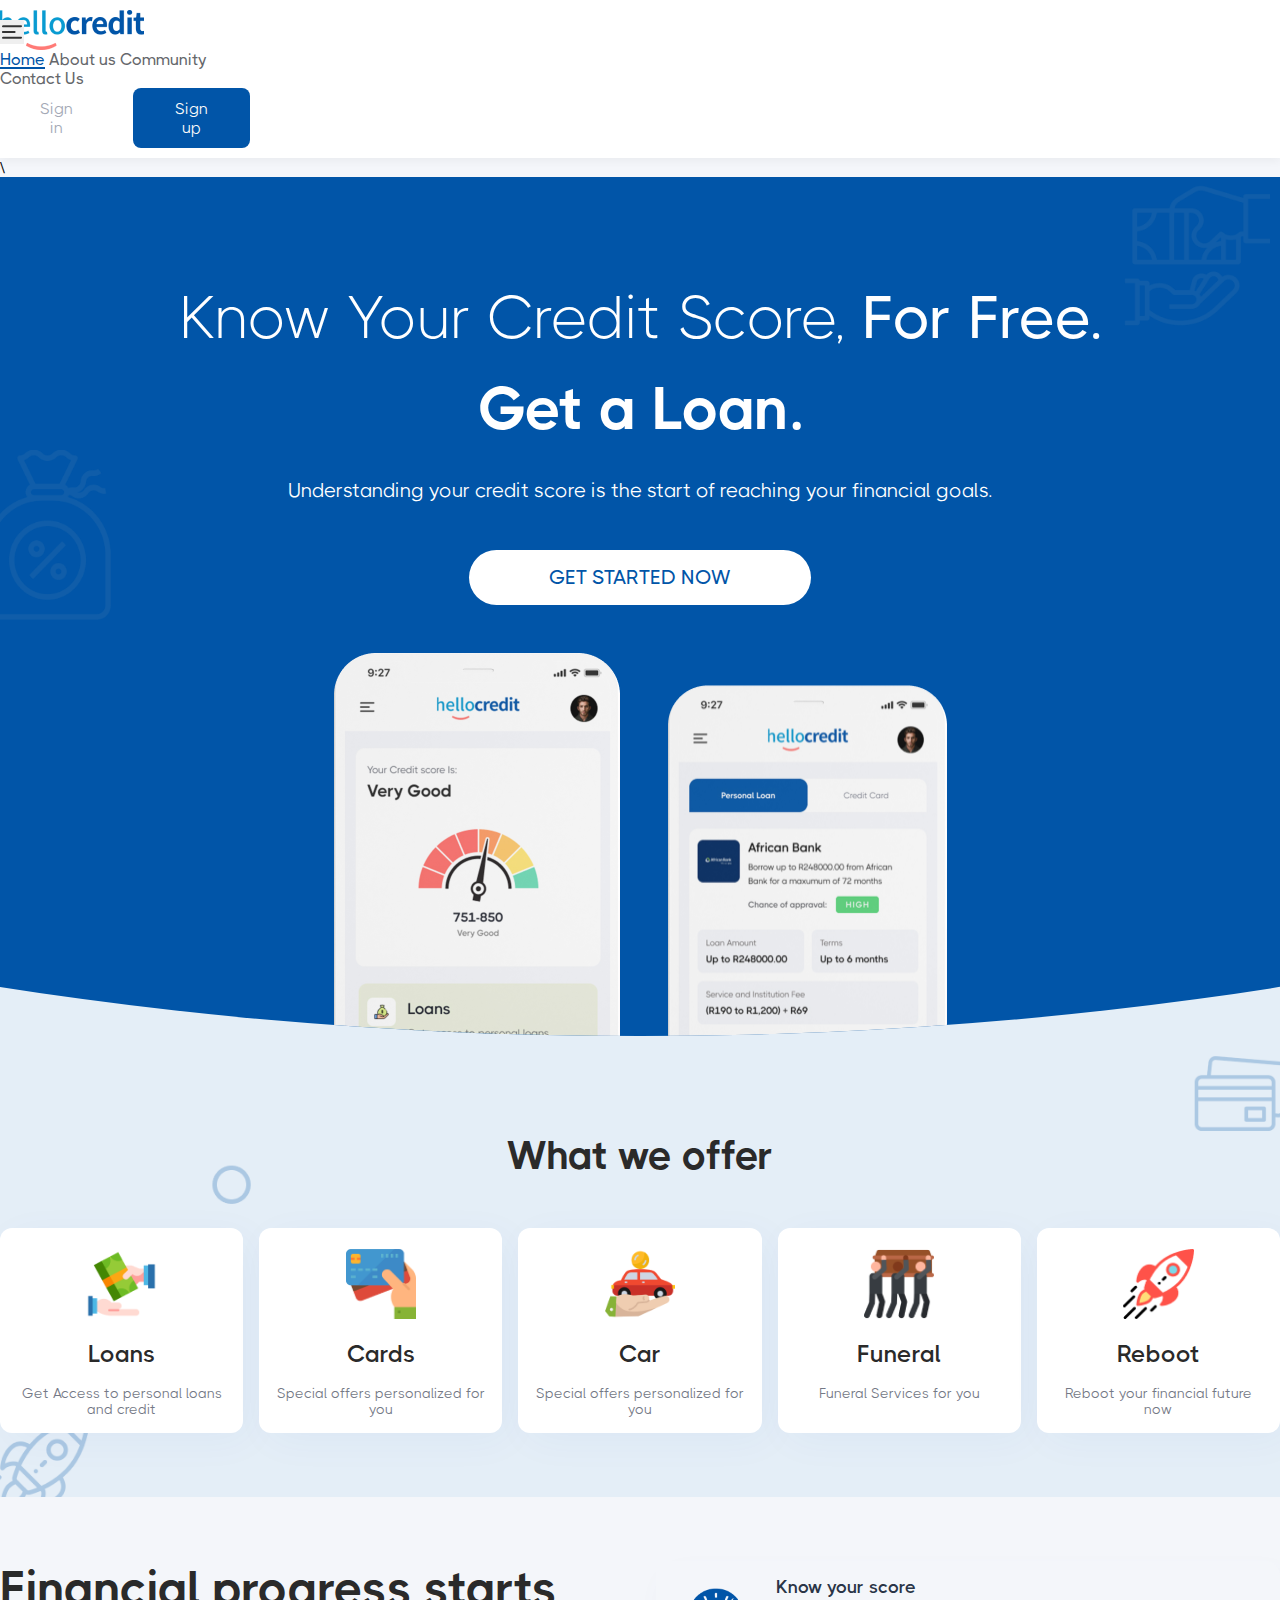
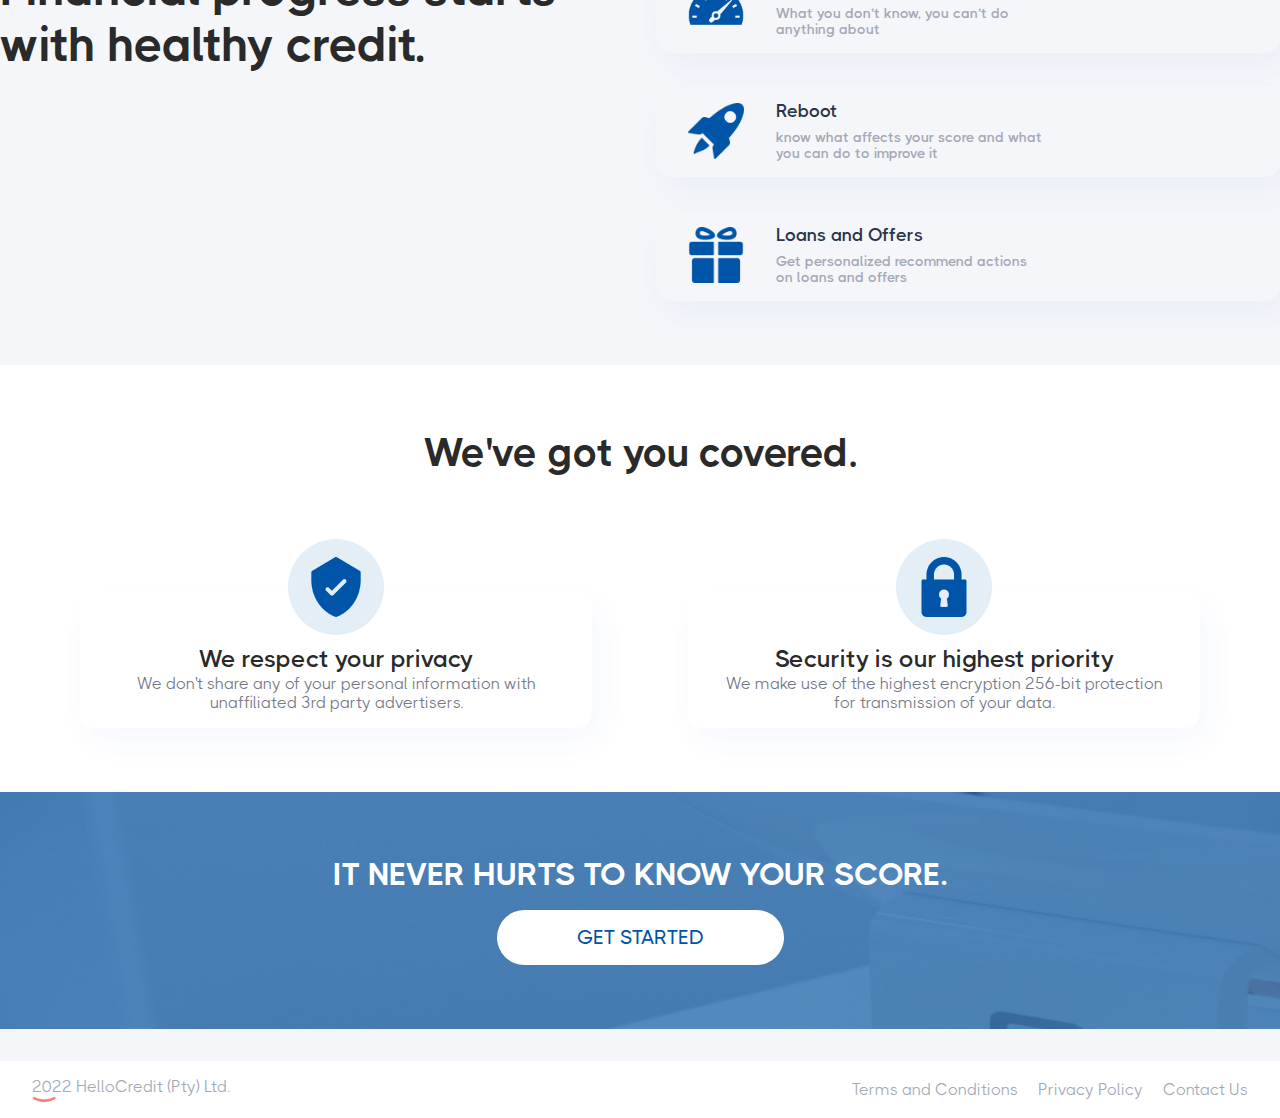
<file: index.html>
<!DOCTYPE html>
<html lang="en">
    <head>
        <meta charset="UTF-8" />
        <meta http-equiv="X-UA-Compatible" content="IE=edge" />
        <meta name="viewport" content="width=device-width, initial-scale=1.0" />
        <!-- Minified CSS -->
        <link rel="stylesheet" href="css/style.min.css" />
        <link rel="stylesheet" href="css/fonts.css" />
        <link rel="stylesheet" href="css/icons.css" />
        <link
            href="https://cdn.jsdelivr.net/npm/bootstrap@5.1.3/dist/css/bootstrap.min.css"
            rel="stylesheet"
            integrity="sha384-1BmE4kWBq78iYhFldvKuhfTAU6auU8tT94WrHftjDbrCEXSU1oBoqyl2QvZ6jIW3"
            crossorigin="anonymous"
        />
        <title>Hello-Credit</title>
    </head>
    <body>
        <header>
            <!-- navbar  -->
            <nav
                class="navbar navbar-expand-lg fixed-top navbar-light navbar-container"
            >
                <div class="container">
                    <div class="navbar-wrapper">
                        <a class="navbar-brand" href="index.html"
                            ><img src="./images/Navbar/logo.png" alt="logo"
                        /></a>
                        <button
                            class="navbar-toggler"
                            type="button"
                            data-bs-toggle="offcanvas"
                            data-bs-target="#offcanvasNavbar"
                            aria-controls="offcanvasNavbar"
                        >
                            <img src="./images/Navbar/menu.png" alt="menu" />
                        </button>
                    </div>
                    <div
                        class="offcanvas offcanvas-start offcanvas-content"
                        tabindex="-1"
                        id="offcanvasNavbar"
                        aria-labelledby="offcanvasNavbarLabel"
                    >
                        <div class="offcanvas-body">
                            <ul class="navbar-nav mx-auto navbar-items-1">
                                <li class="nav-item">
                                    <a
                                        class="nav-link active-nav"
                                        href="index.html"
                                        >Home</a
                                    >
                                </li>
                                <li class="nav-item">
                                    <a class="nav-link" href="about.html"
                                        >About us</a
                                    >
                                </li>
                                <li class="nav-item">
                                    <a class="nav-link" href="community.html"
                                        >Community</a
                                    >
                                </li>
                                <li class="nav-item">
                                    <a class="nav-link" href="contact.html"
                                        >Contact Us</a
                                    >
                                </li>
                            </ul>
                            <ul class="navbar-items-2">
                                <li>
                                    <a href="signIn.html"
                                        ><button>Sign in</button></a
                                    >
                                </li>
                                <li>
                                    <a href="signUp.html">
                                        <button class="active-btn">
                                            Sign up
                                        </button></a
                                    >
                                </li>
                            </ul>
                            <ul class="navbar-nav mx-auto navbar-items-3">
                                <li class="nav-item">
                                    <a class="nav-link" href="signIn.html"
                                        >Sign in</a
                                    >
                                </li>
                                <li class="nav-item">
                                    <a class="nav-link" href="signUp.html">
                                        Sign up</a
                                    >
                                </li>
                            </ul>
                        </div>
                    </div>
                </div>
            </nav>
        </header>

        <main>
            <!-- header-section -->\
            <section id="header">
                <div class="header-container">
                    <div class="idx-coin-image">
                        <img
                            class="img-fluid"
                            src="./images/Background/doller.png"
                            alt="coin"
                        />
                    </div>
                    <div class="idx-dollar-img">
                        <img
                            class="img-fluid"
                            src="./images/Background/coin.png"
                            alt="dollar"
                        />
                    </div>
                    <div class="container">
                        <div class="header-content">
                            <h1>
                                Know Your Credit Score,
                                <span class="light-text">For Free.</span> <br />
                                <span class="bold-text">Get a Loan.</span>
                            </h1>

                            <p>
                                Understanding your credit score is the start of
                                reaching your financial goals.
                            </p>
                            <a href="" class="button-secondary"
                                >GET STARTED NOW</a
                            >
                            <div class="header-wrapper">
                                <div class="header-image">
                                    <img
                                        src="./images/Home/Header/image-1.png"
                                        alt=""
                                    />
                                </div>
                                <div class="header-image">
                                    <img
                                        src="./images/Home/Header/image-2.png"
                                        alt=""
                                    />
                                </div>
                            </div>
                        </div>
                    </div>
                </div>
            </section>
            <!-- offer-section -->
            <section id="offer">
                <div class="container">
                    <div class="offer-content">
                        <h2>What we offer</h2>
                        <div class="offer-wrapper">
                            <div class="offer-box offer-box-1">
                                <div class="offer-image">
                                    <img
                                        src="./images/Home/Offer/loans.png"
                                        alt=""
                                    />
                                </div>
                                <div class="offer-box-body">
                                    <h4>Loans</h4>
                                    <p>
                                        Get Access to personal loans and credit
                                    </p>
                                </div>
                            </div>
                            <div class="offer-box offer-box-2">
                                <div class="offer-image">
                                    <img
                                        src="./images/Home/Offer/cards.png"
                                        alt=""
                                    />
                                </div>
                                <div class="offer-box-body">
                                    <h4>Cards</h4>
                                    <p>Special offers personalized for you</p>
                                </div>
                            </div>
                            <div class="offer-box offer-box-3">
                                <div class="offer-image">
                                    <img
                                        src="./images/Home/Offer/car.png"
                                        alt=""
                                    />
                                </div>
                                <div class="offer-box-body">
                                    <h4>Car</h4>
                                    <p>Special offers personalized for you</p>
                                </div>
                            </div>
                            <div class="offer-box offer-box-4">
                                <div class="offer-image">
                                    <img
                                        src="./images/Home/Offer/funeral.png"
                                        alt=""
                                    />
                                </div>
                                <div class="offer-box-body">
                                    <h4>Funeral</h4>
                                    <p>Funeral Services for you</p>
                                </div>
                            </div>
                            <div class="offer-box offer-box-5">
                                <div class="offer-image">
                                    <img
                                        src="./images/Home/Offer/reboot.png"
                                        alt=""
                                    />
                                </div>
                                <div class="offer-box-body">
                                    <h4>Reboot</h4>
                                    <p>Reboot your financial future now</p>
                                </div>
                            </div>
                        </div>
                    </div>
                </div>
            </section>
            <!-- progress-section -->
            <section id="progress">
                <div class="container">
                    <div class="progress-wrapper">
                        <div
                            class="progress-box left-item d-flex justify-content-center align-items-center"
                        >
                            <span
                                >Financial progress starts with healthy
                                credit.</span
                            >
                        </div>
                        <div class="progress-box right-item">
                            <div class="right-inner-item">
                                <div class="bottom-image">
                                    <img
                                        src="./images/Home/Progress/icon-1.png"
                                        alt=""
                                    />
                                </div>
                                <div>
                                    <h6>Know your score</h6>
                                    <p>
                                        What you don’t know, you can’t do
                                        anything about
                                    </p>
                                </div>
                            </div>

                            <div class="right-inner-item">
                                <div class="bottom-image">
                                    <img
                                        src="./images/Home/Progress/icon-2.png"
                                        alt=""
                                    />
                                </div>
                                <div>
                                    <h6>Reboot</h6>
                                    <p>
                                        know what affects your score and what
                                        you can do to improve it
                                    </p>
                                </div>
                            </div>

                            <div class="right-inner-item">
                                <div class="bottom-image">
                                    <img
                                        src="./images/Home/Progress/icon-3.png"
                                        alt=""
                                    />
                                </div>
                                <div>
                                    <h6>Loans and Offers</h6>
                                    <p>
                                        Get personalized recommend actions on
                                        loans and offers
                                    </p>
                                </div>
                            </div>
                        </div>
                    </div>
                </div>
            </section>
            <!-- policy-section -->
            <section id="our-policy">
                <div class="container">
                    <div class="policy-content">
                        <h2>We've got you covered.</h2>
                        <div class="policy-wrapper">
                            <div class="policy-box left-box">
                                <div class="policy-image">
                                    <img
                                        src="./images/Home/OurPolicy/image-1.png"
                                        alt=""
                                    />
                                </div>
                                <div>
                                    <h4>We respect your privacy</h4>
                                    <p>
                                        We don't share any of your personal
                                        information with unaffiliated 3rd party
                                        advertisers.
                                    </p>
                                </div>
                            </div>
                            <div class="policy-box right-box">
                                <div class="policy-image">
                                    <img
                                        src="./images/Home/OurPolicy/image-2.png"
                                        alt=""
                                    />
                                </div>
                                <div>
                                    <h4>Security is our highest priority</h4>
                                    <p>
                                        We make use of the highest encryption
                                        256-bit protection for transmission of
                                        your data.
                                    </p>
                                </div>
                            </div>
                        </div>
                    </div>
                </div>
            </section>
            <!-- footer-section -->
            <section id="footer">
                <div class="container">
                    <div class="footer-content">
                        <h3>It never hurts to know your score.</h3>
                        <a href="" class="button-secondary">Get Started</a>
                    </div>
                    <!-- bottom navbar -->
                    <!-- <nav class="bottom-navbar fixed-bottom">
                        <div class="container">
                            <ul>
                                <li>
                                    <a href="index.html" class="active">
                                        Home
                                    </a>
                                </li>
                                <li>
                                    <a href="about.html"> About us </a>
                                </li>
                                <li>
                                    <a href="contact.html"> Contact us </a>
                                </li>
                                <li>
                                    <a href="community.html"> Community </a>
                                </li>
                            </ul>
                        </div>
                    </nav> -->
                </div>
            </section>
        </main>
        <footer class="footer">
            <div class="footer-container">
                <div class="footer-element1 d-flex align-items-center gap-3">
                    <p>2022 HelloCredit (Pty) Ltd.</p>
                    <img src="./images/Footer/image 3.png" alt="" />
                </div>
                <div class="footer-element2">
                    <a href="#">
                        <p>Terms and Conditions</p>
                    </a>
                    <a href="#">
                        <p>Privacy Policy</p>
                    </a>
                    <a href="#" class="footer-item3">
                        <p>Contact Us</p>
                    </a>
                </div>
            </div>
        </footer>

        <script
            src="https://cdn.jsdelivr.net/npm/bootstrap@5.1.3/dist/js/bootstrap.bundle.min.js"
            integrity="sha384-ka7Sk0Gln4gmtz2MlQnikT1wXgYsOg+OMhuP+IlRH9sENBO0LRn5q+8nbTov4+1p"
            crossorigin="anonymous"
        ></script>
    </body>
</html>
</file>
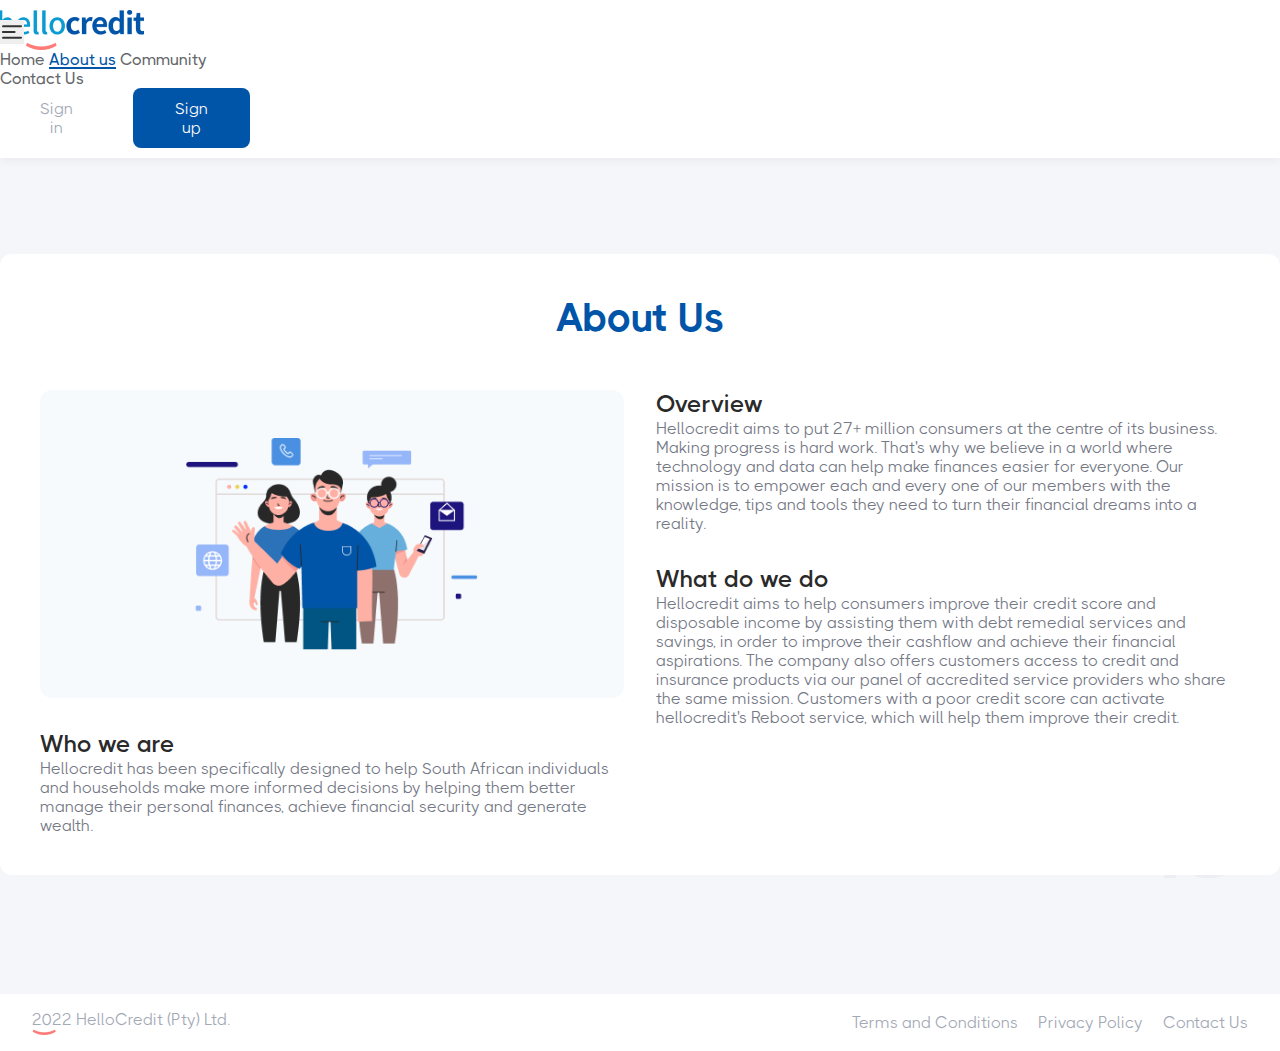
<file: about.html>
<!DOCTYPE html>
<html lang="en">
    <head>
        <meta charset="UTF-8" />
        <meta http-equiv="X-UA-Compatible" content="IE=edge" />
        <meta name="viewport" content="width=device-width, initial-scale=1.0" />

        <!-- Minified CSS -->
        <link rel="stylesheet" href="css/style.min.css" />
        <link rel="stylesheet" href="css/fonts.css" />
        <link rel="stylesheet" href="css/icons.css" />
        <link
            href="https://cdn.jsdelivr.net/npm/bootstrap@5.1.3/dist/css/bootstrap.min.css"
            rel="stylesheet"
            integrity="sha384-1BmE4kWBq78iYhFldvKuhfTAU6auU8tT94WrHftjDbrCEXSU1oBoqyl2QvZ6jIW3"
            crossorigin="anonymous"
        />
        <title>About Us</title>
    </head>
    <body>
        <header>
            <!-- navbar  -->
            <nav
                class="navbar navbar-expand-lg fixed-top navbar-light navbar-container"
            >
                <div class="container">
                    <div class="navbar-wrapper">
                        <a class="navbar-brand" href="index.html"
                            ><img src="./images/Navbar/logo.png" alt="logo"
                        /></a>
                        <button
                            class="navbar-toggler"
                            type="button"
                            data-bs-toggle="offcanvas"
                            data-bs-target="#offcanvasNavbar"
                            aria-controls="offcanvasNavbar"
                        >
                            <img src="./images/Navbar/menu.png" alt="menu" />
                        </button>
                    </div>
                    <div
                        class="offcanvas offcanvas-start offcanvas-content"
                        tabindex="-1"
                        id="offcanvasNavbar"
                        aria-labelledby="offcanvasNavbarLabel"
                    >
                        <div class="offcanvas-body">
                            <ul class="navbar-nav mx-auto navbar-items-1">
                                <li class="nav-item">
                                    <a class="nav-link" href="index.html"
                                        >Home</a
                                    >
                                </li>
                                <li class="nav-item">
                                    <a
                                        class="nav-link active-nav"
                                        href="about.html"
                                        >About us</a
                                    >
                                </li>
                                <li class="nav-item">
                                    <a class="nav-link" href="community.html"
                                        >Community</a
                                    >
                                </li>
                                <li class="nav-item">
                                    <a class="nav-link" href="contact.html"
                                        >Contact Us</a
                                    >
                                </li>
                            </ul>
                            <ul class="navbar-items-2">
                                <li>
                                    <a href="signIn.html"
                                        ><button>Sign in</button></a
                                    >
                                </li>
                                <li>
                                    <a href="signUp.html">
                                        <button class="active-btn">
                                            Sign up
                                        </button></a
                                    >
                                </li>
                            </ul>
                            <ul class="navbar-nav mx-auto navbar-items-3">
                                <li class="nav-item">
                                    <a class="nav-link" href="signIn.html"
                                        >Sign in</a
                                    >
                                </li>
                                <li class="nav-item">
                                    <a class="nav-link" href="signUp.html">
                                        Sign up</a
                                    >
                                </li>
                            </ul>
                        </div>
                    </div>
                </div>
            </nav>
        </header>

        <main>
            <section id="about-us">
                <div class="coin-image">
                    <img src="./images/Background/doller.png" alt="coin" />
                </div>
                <div class="container">
                    <div class="about-container">
                        <h2>About Us</h2>
                        <div class="about-wrapper">
                            <div class="about-box about-box-1">
                                <div class="about-image">
                                    <img
                                        src="./images/About/about.png"
                                        alt=""
                                    />
                                </div>
                            </div>
                            <div class="about-box about-box-2">
                                <h4>Overview</h4>
                                <p>
                                    Hellocredit aims to put 27+ million
                                    consumers at the centre of its business.
                                    Making progress is hard work. That's why we
                                    believe in a world where technology and data
                                    can help make finances easier for everyone.
                                    Our mission is to empower each and every one
                                    of our members with the knowledge, tips and
                                    tools they need to turn their financial
                                    dreams into a reality.
                                </p>
                            </div>
                            <div class="about-box about-box-3">
                                <h4>Who we are</h4>
                                <p>
                                    Hellocredit has been specifically designed
                                    to help South African individuals and
                                    households make more informed decisions by
                                    helping them better manage their personal
                                    finances, achieve financial security and
                                    generate wealth.
                                </p>
                            </div>
                            <div class="about-box about-box-4">
                                <h4>What do we do</h4>
                                <p>
                                    Hellocredit aims to help consumers improve
                                    their credit score and disposable income by
                                    assisting them with debt remedial services
                                    and savings, in order to improve their
                                    cashflow and achieve their financial
                                    aspirations. The company also offers
                                    customers access to credit and insurance
                                    products via our panel of accredited service
                                    providers who share the same mission.
                                    Customers with a poor credit score can
                                    activate hellocredit's Reboot service, which
                                    will help them improve their credit.
                                </p>
                            </div>
                        </div>
                    </div>
                </div>
                <div class="dollar-img">
                    <img src="./images/Background/coin.png" alt="dollar" />
                </div>
            </section>
        </main>
        <footer class="footer">
            <div class="footer-container">
                <div class="footer-element1 d-flex align-items-center gap-3">
                    <p>2022 HelloCredit (Pty) Ltd.</p>
                    <img src="./images/Footer/image 3.png" alt="" />
                </div>
                <div class="footer-element2">
                    <a href="#">
                        <p>Terms and Conditions</p>
                    </a>
                    <a href="#">
                        <p>Privacy Policy</p>
                    </a>
                    <a href="#" class="footer-item3">
                        <p>Contact Us</p>
                    </a>
                </div>
            </div>
        </footer>
        <script
            src="https://cdn.jsdelivr.net/npm/bootstrap@5.1.3/dist/js/bootstrap.bundle.min.js"
            integrity="sha384-ka7Sk0Gln4gmtz2MlQnikT1wXgYsOg+OMhuP+IlRH9sENBO0LRn5q+8nbTov4+1p"
            crossorigin="anonymous"
        ></script>
    </body>
</html>
</file>
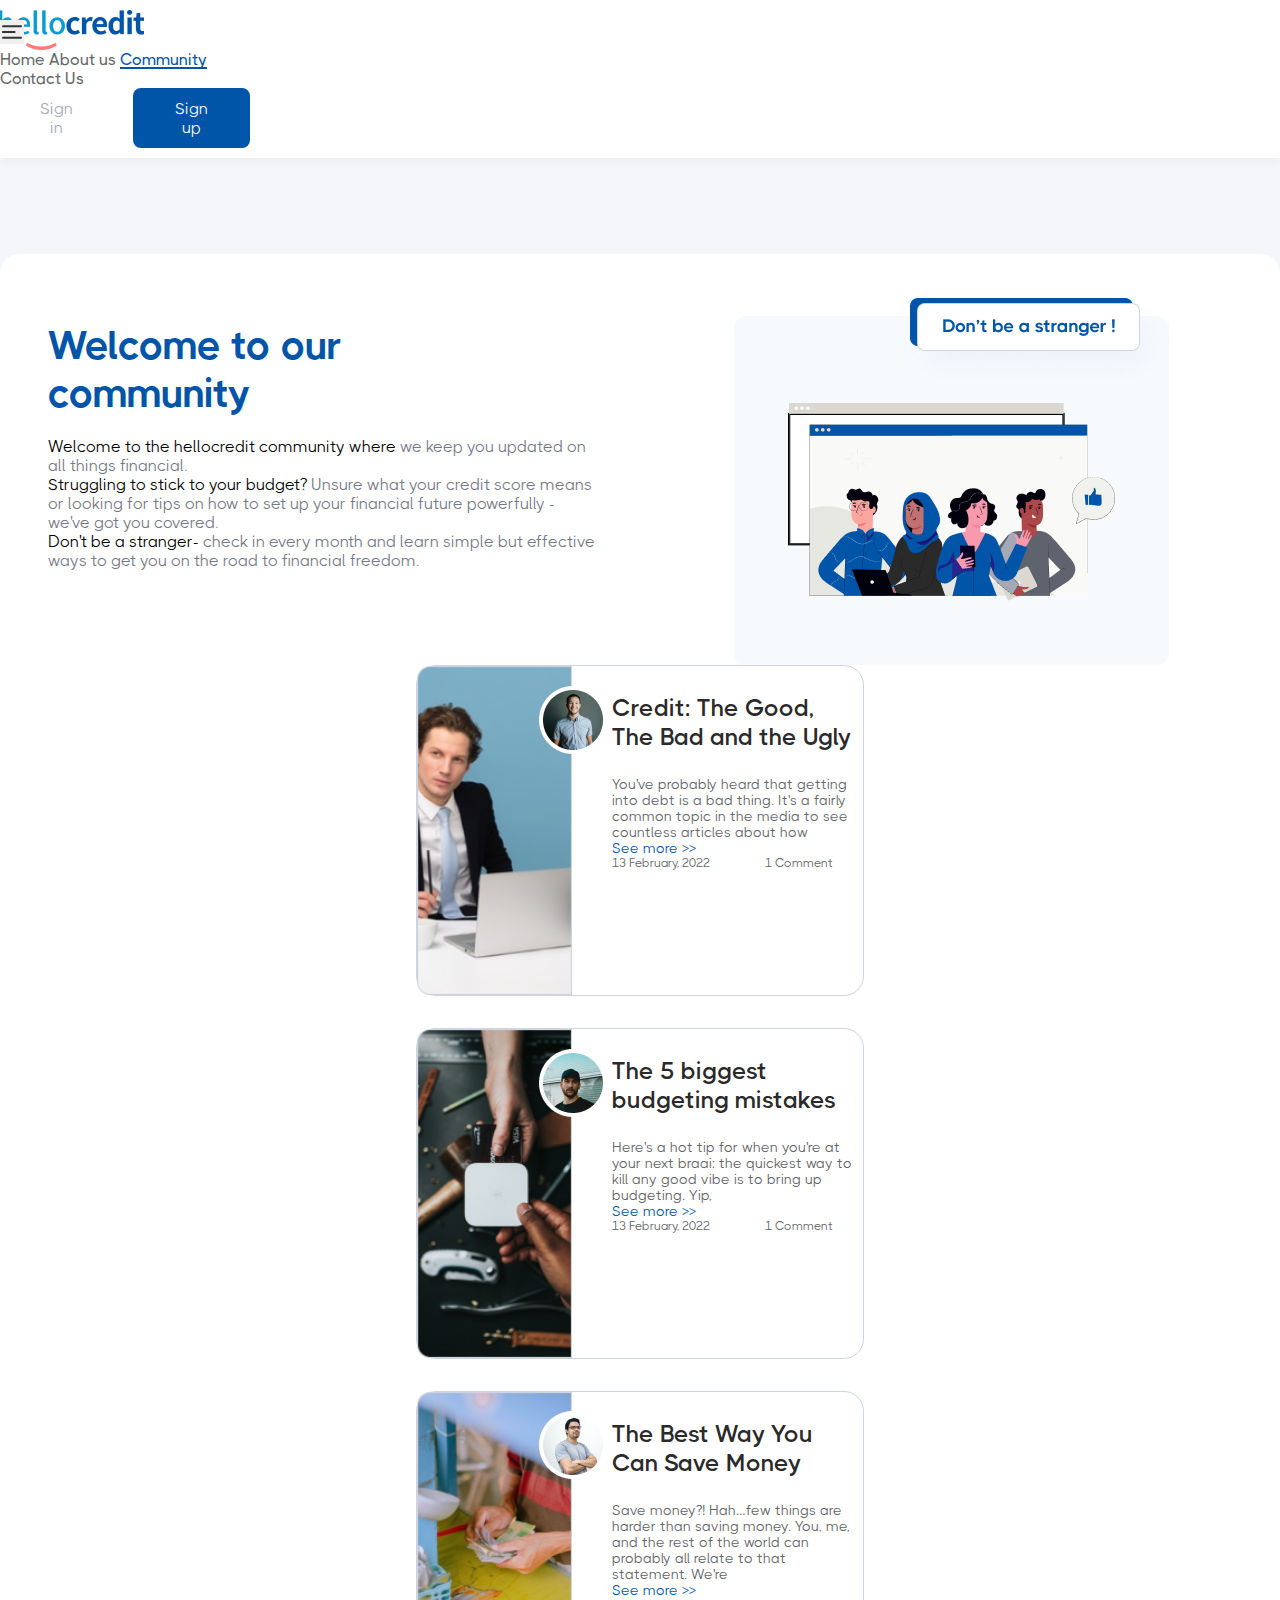
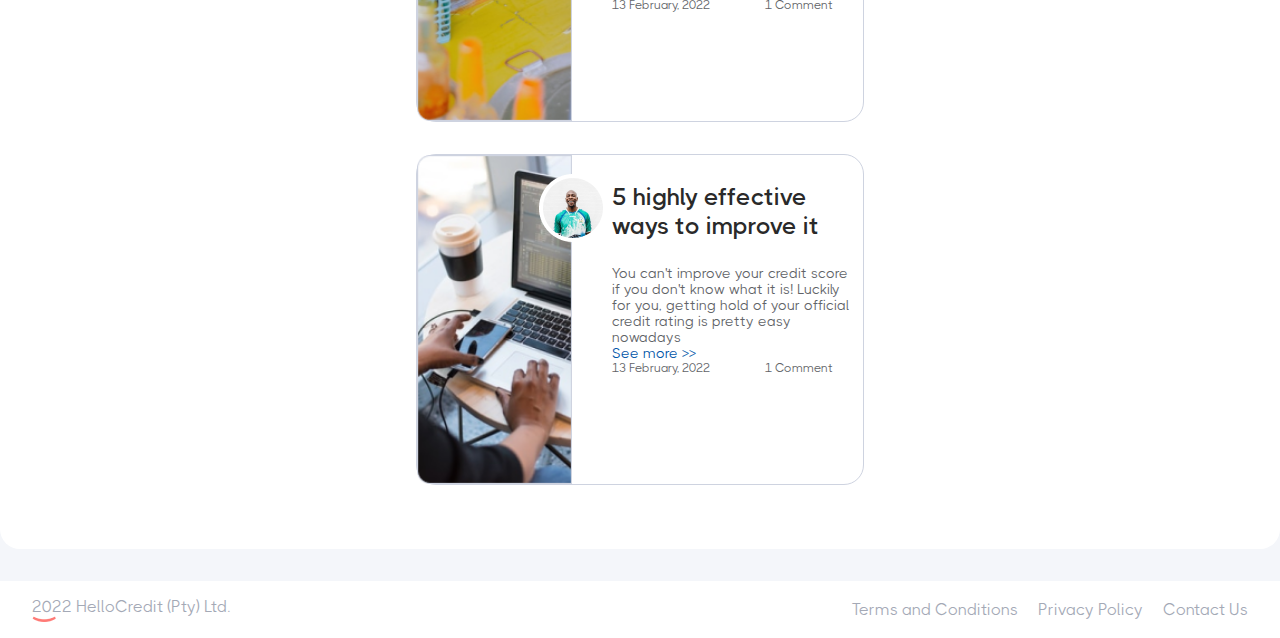
<file: community.html>
<!DOCTYPE html>
<html lang="en">
    <head>
        <meta charset="UTF-8" />
        <meta http-equiv="X-UA-Compatible" content="IE=edge" />
        <meta name="viewport" content="width=device-width, initial-scale=1.0" />
        <!-- Minified CSS -->
        <link rel="stylesheet" href="css/style.min.css" />
        <link rel="stylesheet" href="css/fonts.css" />
        <link rel="stylesheet" href="css/icons.css" />
        <link
            href="https://cdn.jsdelivr.net/npm/bootstrap@5.1.3/dist/css/bootstrap.min.css"
            rel="stylesheet"
            integrity="sha384-1BmE4kWBq78iYhFldvKuhfTAU6auU8tT94WrHftjDbrCEXSU1oBoqyl2QvZ6jIW3"
            crossorigin="anonymous"
        />
        <title>Community</title>
    </head>
    <body>
        <header>
            <!-- navbar  -->
            <nav
                class="navbar navbar-expand-lg fixed-top navbar-light navbar-container"
            >
                <div class="container">
                    <div class="navbar-wrapper">
                        <a class="navbar-brand" href="index.html"
                            ><img src="./images/Navbar/logo.png" alt="logo"
                        /></a>
                        <button
                            class="navbar-toggler"
                            type="button"
                            data-bs-toggle="offcanvas"
                            data-bs-target="#offcanvasNavbar"
                            aria-controls="offcanvasNavbar"
                        >
                            <img src="./images/Navbar/menu.png" alt="menu" />
                        </button>
                    </div>
                    <div
                        class="offcanvas offcanvas-start offcanvas-content"
                        tabindex="-1"
                        id="offcanvasNavbar"
                        aria-labelledby="offcanvasNavbarLabel"
                    >
                        <div class="offcanvas-body">
                            <ul class="navbar-nav mx-auto navbar-items-1">
                                <li class="nav-item">
                                    <a class="nav-link" href="index.html"
                                        >Home</a
                                    >
                                </li>
                                <li class="nav-item">
                                    <a class="nav-link" href="about.html"
                                        >About us</a
                                    >
                                </li>
                                <li class="nav-item">
                                    <a
                                        class="nav-link active-nav"
                                        href="community.html"
                                        >Community</a
                                    >
                                </li>
                                <li class="nav-item">
                                    <a class="nav-link" href="contact.html"
                                        >Contact Us</a
                                    >
                                </li>
                            </ul>
                            <ul class="navbar-items-2">
                                <li>
                                    <a href="signIn.html"
                                        ><button>Sign in</button></a
                                    >
                                </li>
                                <li>
                                    <a href="signUp.html">
                                        <button class="active-btn">
                                            Sign up
                                        </button></a
                                    >
                                </li>
                            </ul>
                            <ul class="navbar-nav mx-auto navbar-items-3">
                                <li class="nav-item">
                                    <a class="nav-link" href="signIn.html"
                                        >Sign in</a
                                    >
                                </li>
                                <li class="nav-item">
                                    <a class="nav-link" href="signUp.html">
                                        Sign up</a
                                    >
                                </li>
                            </ul>
                        </div>
                    </div>
                </div>
            </nav>
        </header>

        <!-- main content  -->
        <main>
            <section class="community">
                <div class="coin-image">
                    <img src="./images/Background/doller.png" alt="coin" />
                </div>
                <div class="container">
                    <div class="community-container">
                        <div class="community-content">
                            <div class="community-item1">
                                <h1>Welcome to our community</h1>
                                <p>
                                    Welcome to the hellocredit community where
                                    <span>
                                        we keep you updated on all things
                                        financial.
                                    </span>
                                </p>
                                <p>
                                    Struggling to stick to your budget?
                                    <span>
                                        Unsure what your credit score means or
                                        looking for tips on how to set up your
                                        financial future powerfully - we've got
                                        you covered.
                                    </span>
                                </p>
                                <p>
                                    Don't be a stranger-
                                    <span>
                                        check in every month and learn simple
                                        but effective ways to get you on the
                                        road to financial freedom.
                                    </span>
                                </p>
                            </div>
                            <div class="community-item2">
                                <img
                                    class="img-fluid"
                                    src="./images/Community/topbanner.png"
                                    alt="top banner"
                                />
                            </div>
                        </div>

                        <!-- card  -->
                        <div class="row mt-5">
                            <div class="col-lg-6 card-element">
                                <div class="card-community">
                                    <div class="card-community-img">
                                        <img
                                            src="./images/Community/person1.png"
                                            alt="per"
                                        />
                                    </div>
                                    <div class="card-community-body">
                                        <div class="card-top-img">
                                            <img
                                                src="./images/Community/per1.png"
                                                alt=""
                                            />
                                        </div>
                                        <div class="card-community-details">
                                            <h4>
                                                Credit: The Good, The Bad and
                                                the Ugly
                                            </h4>
                                            <p>
                                                You've probably heard that
                                                getting into debt is a bad
                                                thing. It's a fairly common
                                                topic in the media to see
                                                countless articles about how
                                            </p>
                                            <p>See more >></p>
                                            <hr />
                                            <div class="footer-card">
                                                <p>13 February, 2022</p>
                                                <p>1 Comment</p>
                                                <img
                                                    src="./images/Community/messages.png"
                                                    alt="message"
                                                />
                                            </div>
                                        </div>
                                    </div>
                                </div>
                            </div>
                            <div class="col-lg-6 card-element">
                                <div class="card-community">
                                    <div class="card-community-img">
                                        <img
                                            src="./images/Community/person2.png"
                                            alt="per"
                                        />
                                    </div>
                                    <div class="card-community-body">
                                        <div class="card-top-img">
                                            <img
                                                src="./images/Community/per2.png"
                                                alt=""
                                            />
                                        </div>
                                        <div class="card-community-details">
                                            <h4>
                                                The 5 biggest budgeting mistakes
                                            </h4>
                                            <p>
                                                Here's a hot tip for when you're
                                                at your next braai: the quickest
                                                way to kill any good vibe is to
                                                bring up budgeting. Yip,
                                            </p>
                                            <p>See more >></p>
                                            <hr />
                                            <div class="footer-card">
                                                <p>13 February, 2022</p>
                                                <p>1 Comment</p>
                                                <img
                                                    src="./images/Community/messages.png"
                                                    alt="message"
                                                />
                                            </div>
                                        </div>
                                    </div>
                                </div>
                            </div>
                            <div class="col-lg-6 card-element">
                                <div class="card-community">
                                    <div class="card-community-img">
                                        <img
                                            src="./images/Community/person3.png"
                                            alt="per"
                                        />
                                    </div>
                                    <div class="card-community-body">
                                        <div class="card-top-img">
                                            <img
                                                src="./images/Community/per3.png"
                                                alt=""
                                            />
                                        </div>
                                        <div class="card-community-details">
                                            <h4>
                                                The Best Way You Can Save Money
                                            </h4>
                                            <p>
                                                Save money?! Hah…few things are
                                                harder than saving money. You,
                                                me, and the rest of the world
                                                can probably all relate to that
                                                statement. We're
                                            </p>
                                            <p>See more >></p>
                                            <hr />
                                            <div class="footer-card">
                                                <p>13 February, 2022</p>
                                                <p>1 Comment</p>
                                                <img
                                                    src="./images/Community/messages.png"
                                                    alt="message"
                                                />
                                            </div>
                                        </div>
                                    </div>
                                </div>
                            </div>
                            <div class="col-lg-6 card-element">
                                <div class="card-community">
                                    <div class="card-community-img">
                                        <img
                                            src="./images/Community/person4.png"
                                            alt="per"
                                        />
                                    </div>
                                    <div class="card-community-body">
                                        <div class="card-top-img">
                                            <img
                                                src="./images/Community/per4.png"
                                                alt=""
                                            />
                                        </div>
                                        <div class="card-community-details">
                                            <h4>
                                                5 highly effective ways to
                                                improve it
                                            </h4>
                                            <p>
                                                You can't improve your credit
                                                score if you don't know what it
                                                is! Luckily for you, getting
                                                hold of your official credit
                                                rating is pretty easy nowadays
                                            </p>
                                            <p>See more >></p>
                                            <hr />
                                            <div class="footer-card">
                                                <p>13 February, 2022</p>
                                                <p>1 Comment</p>
                                                <img
                                                    src="./images/Community/messages.png"
                                                    alt="message"
                                                />
                                            </div>
                                        </div>
                                    </div>
                                </div>
                            </div>
                        </div>
                    </div>
                </div>
                <div class="dollar-img">
                    <img src="./images/Background/coin.png" alt="dollar" />
                </div>
            </section>
        </main>
        <footer class="footer">
            <div class="footer-container">
                <div class="footer-element1 d-flex align-items-center gap-3">
                    <p>2022 HelloCredit (Pty) Ltd.</p>
                    <img src="./images/Footer/image 3.png" alt="" />
                </div>
                <div class="footer-element2">
                    <a href="#">
                        <p>Terms and Conditions</p>
                    </a>
                    <a href="#">
                        <p>Privacy Policy</p>
                    </a>
                    <a href="#" class="footer-item3">
                        <p>Contact Us</p>
                    </a>
                </div>
            </div>
        </footer>
        <script
            src="https://cdn.jsdelivr.net/npm/bootstrap@5.1.3/dist/js/bootstrap.bundle.min.js"
            integrity="sha384-ka7Sk0Gln4gmtz2MlQnikT1wXgYsOg+OMhuP+IlRH9sENBO0LRn5q+8nbTov4+1p"
            crossorigin="anonymous"
        ></script>
    </body>
</html>
</file>
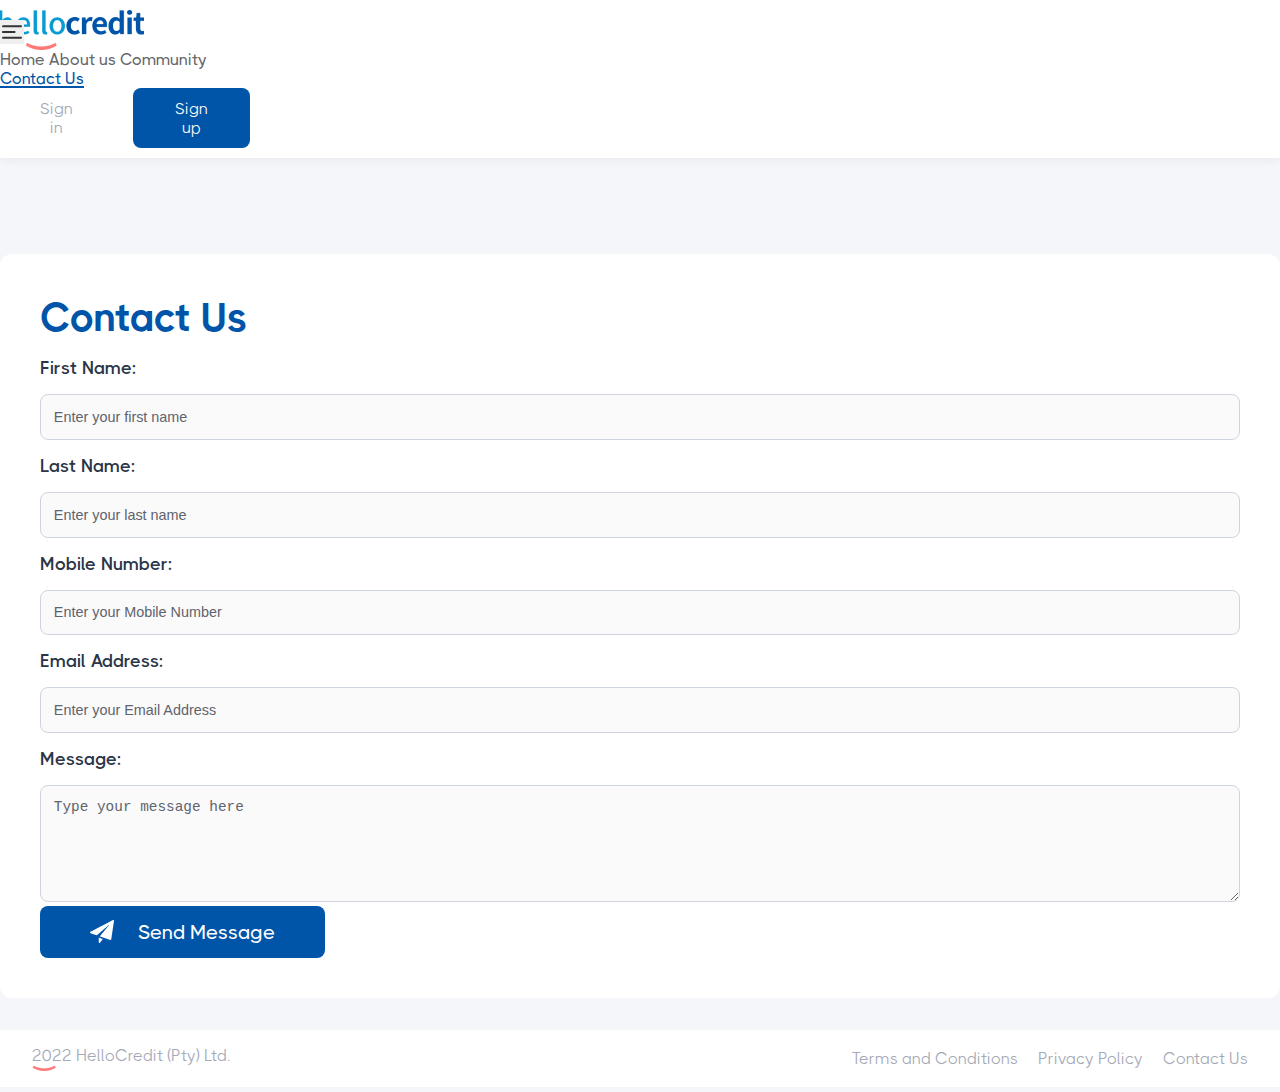
<file: contact.html>
<!DOCTYPE html>
<html lang="en">
    <head>
        <meta charset="UTF-8" />
        <meta http-equiv="X-UA-Compatible" content="IE=edge" />
        <meta name="viewport" content="width=device-width, initial-scale=1.0" />
        <!-- Minified CSS -->
        <link rel="stylesheet" href="css/style.min.css" />
        <link rel="stylesheet" href="css/fonts.css" />
        <link rel="stylesheet" href="css/icons.css" />
        <link
            href="https://cdn.jsdelivr.net/npm/bootstrap@5.1.3/dist/css/bootstrap.min.css"
            rel="stylesheet"
            integrity="sha384-1BmE4kWBq78iYhFldvKuhfTAU6auU8tT94WrHftjDbrCEXSU1oBoqyl2QvZ6jIW3"
            crossorigin="anonymous"
        />
        <title>Contact</title>
    </head>
    <body>
        <header>
            <!-- navbar  -->
            <nav
                class="navbar navbar-expand-lg fixed-top navbar-light navbar-container"
            >
                <div class="container">
                    <div class="navbar-wrapper">
                        <a class="navbar-brand" href="index.html"
                            ><img src="./images/Navbar/logo.png" alt="logo"
                        /></a>
                        <button
                            class="navbar-toggler"
                            type="button"
                            data-bs-toggle="offcanvas"
                            data-bs-target="#offcanvasNavbar"
                            aria-controls="offcanvasNavbar"
                        >
                            <img src="./images/Navbar/menu.png" alt="menu" />
                        </button>
                    </div>
                    <div
                        class="offcanvas offcanvas-start offcanvas-content"
                        tabindex="-1"
                        id="offcanvasNavbar"
                        aria-labelledby="offcanvasNavbarLabel"
                    >
                        <div class="offcanvas-body">
                            <ul class="navbar-nav mx-auto navbar-items-1">
                                <li class="nav-item">
                                    <a class="nav-link" href="index.html"
                                        >Home</a
                                    >
                                </li>
                                <li class="nav-item">
                                    <a class="nav-link" href="about.html"
                                        >About us</a
                                    >
                                </li>
                                <li class="nav-item">
                                    <a class="nav-link" href="community.html"
                                        >Community</a
                                    >
                                </li>
                                <li class="nav-item">
                                    <a
                                        class="nav-link active-nav"
                                        href="contact.html"
                                        >Contact Us</a
                                    >
                                </li>
                            </ul>
                            <ul class="navbar-items-2">
                                <li>
                                    <a href="signIn.html"
                                        ><button>Sign in</button></a
                                    >
                                </li>
                                <li>
                                    <a href="signUp.html">
                                        <button class="active-btn">
                                            Sign up
                                        </button></a
                                    >
                                </li>
                            </ul>
                            <ul class="navbar-nav mx-auto navbar-items-3">
                                <li class="nav-item">
                                    <a class="nav-link" href="signIn.html"
                                        >Sign in</a
                                    >
                                </li>
                                <li class="nav-item">
                                    <a class="nav-link" href="signUp.html">
                                        Sign up</a
                                    >
                                </li>
                            </ul>
                        </div>
                    </div>
                </div>
            </nav>
        </header>

        <main>
            <section id="contact">
                <div class="coin-image">
                    <img src="./images/Background/doller.png" alt="coin" />
                </div>
                <div class="container my-3">
                    <div class="contact-content">
                        <h2>Contact Us</h2>
                        <div class="contact-wrapper">
                            <form class="row">
                                <div class="col-md-6 pb-md-4">
                                    <h6>First Name:</h6>
                                    <input
                                        type="text"
                                        name="f_name"
                                        placeholder="Enter your first name"
                                    />
                                </div>
                                <div class="col-md-6 pb-md-4">
                                    <h6>Last Name:</h6>
                                    <input
                                        type="text"
                                        name="l_name"
                                        placeholder="Enter your last name"
                                    />
                                </div>
                                <div class="col-md-6 pb-md-4">
                                    <h6>Mobile Number:</h6>
                                    <input
                                        type="number"
                                        name="mobileNumber"
                                        placeholder="Enter your Mobile Number"
                                    />
                                </div>
                                <div class="col-md-6 pb-md-4">
                                    <h6>Email Address:</h6>
                                    <input
                                        type="text"
                                        name="email"
                                        placeholder="Enter your Email Address"
                                    />
                                </div>
                                <div class="col-md-12 pb-4">
                                    <h6>Message:</h6>
                                    <textarea
                                        name="textarea"
                                        name="message"
                                        rows="5"
                                        placeholder="Type your message here"
                                    ></textarea>
                                </div>
                                <div
                                    class="col-md-12 d-flex justify-content-center justify-content-md-end"
                                >
                                    <a href="#" class="button-primary"
                                        ><img
                                            src="./images/ContactUs/icon.png"
                                            alt=""
                                        />
                                        Send Message</a
                                    >
                                </div>
                            </form>
                        </div>
                    </div>
                </div>
                <div class="dollar-img">
                    <img src="./images/Background/coin.png" alt="dollar" />
                </div>
            </section>
        </main>
        <footer class="footer">
            <div class="footer-container">
                <div class="footer-element1 d-flex align-items-center gap-3">
                    <p>2022 HelloCredit (Pty) Ltd.</p>
                    <img src="./images/Footer/image 3.png" alt="" />
                </div>
                <div class="footer-element2">
                    <a href="#">
                        <p>Terms and Conditions</p>
                    </a>
                    <a href="#">
                        <p>Privacy Policy</p>
                    </a>
                    <a href="#" class="footer-item3">
                        <p>Contact Us</p>
                    </a>
                </div>
            </div>
        </footer>
        <script
            src="https://cdn.jsdelivr.net/npm/bootstrap@5.1.3/dist/js/bootstrap.bundle.min.js"
            integrity="sha384-ka7Sk0Gln4gmtz2MlQnikT1wXgYsOg+OMhuP+IlRH9sENBO0LRn5q+8nbTov4+1p"
            crossorigin="anonymous"
        ></script>
    </body>
</html>
</file>
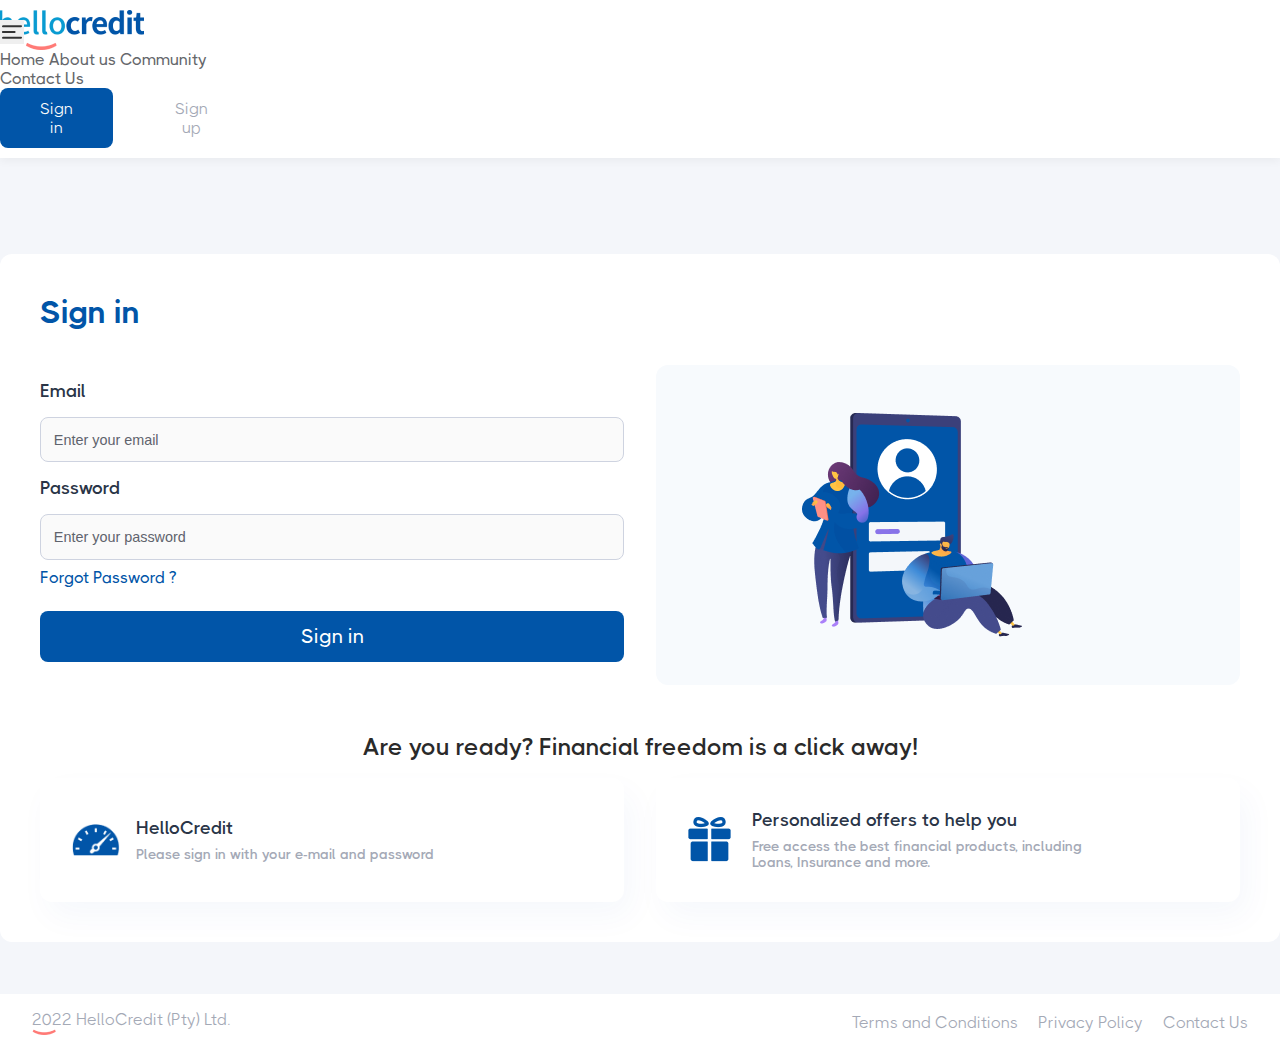
<file: signIn.html>
<!DOCTYPE html>
<html lang="en">
    <head>
        <meta charset="UTF-8" />
        <meta http-equiv="X-UA-Compatible" content="IE=edge" />
        <meta name="viewport" content="width=device-width, initial-scale=1.0" />
        <!-- Minified CSS -->
        <link rel="stylesheet" href="css/style.min.css" />
        <link rel="stylesheet" href="css/fonts.css" />
        <link rel="stylesheet" href="css/icons.css" />
        <link
            href="https://cdn.jsdelivr.net/npm/bootstrap@5.1.3/dist/css/bootstrap.min.css"
            rel="stylesheet"
            integrity="sha384-1BmE4kWBq78iYhFldvKuhfTAU6auU8tT94WrHftjDbrCEXSU1oBoqyl2QvZ6jIW3"
            crossorigin="anonymous"
        />
        <title>Sign In</title>
    </head>
    <body>
        <header>
            <!-- navbar  -->
            <nav
                class="navbar navbar-expand-lg fixed-top navbar-light navbar-container"
            >
                <div class="container">
                    <div class="navbar-wrapper">
                        <a class="navbar-brand" href="index.html"
                            ><img src="./images/Navbar/logo.png" alt="logo"
                        /></a>
                        <button
                            class="navbar-toggler"
                            type="button"
                            data-bs-toggle="offcanvas"
                            data-bs-target="#offcanvasNavbar"
                            aria-controls="offcanvasNavbar"
                        >
                            <img src="./images/Navbar/menu.png" alt="menu" />
                        </button>
                    </div>
                    <div
                        class="offcanvas offcanvas-start offcanvas-content"
                        tabindex="-1"
                        id="offcanvasNavbar"
                        aria-labelledby="offcanvasNavbarLabel"
                    >
                        <div class="offcanvas-body">
                            <ul class="navbar-nav mx-auto navbar-items-1">
                                <li class="nav-item">
                                    <a class="nav-link" href="index.html"
                                        >Home</a
                                    >
                                </li>
                                <li class="nav-item">
                                    <a class="nav-link" href="about.html"
                                        >About us</a
                                    >
                                </li>
                                <li class="nav-item">
                                    <a class="nav-link" href="community.html"
                                        >Community</a
                                    >
                                </li>
                                <li class="nav-item">
                                    <a class="nav-link" href="contact.html"
                                        >Contact Us</a
                                    >
                                </li>
                            </ul>
                            <ul class="navbar-items-2">
                                <li>
                                    <a href="signIn.html"
                                        ><button class="active-btn">
                                            Sign in
                                        </button></a
                                    >
                                </li>
                                <li>
                                    <a href="signUp.html">
                                        <button>Sign up</button></a
                                    >
                                </li>
                            </ul>
                            <ul class="navbar-nav mx-auto navbar-items-3">
                                <li class="nav-item">
                                    <a
                                        class="nav-link active-nav"
                                        href="signIn.html"
                                        >Sign in</a
                                    >
                                </li>
                                <li class="nav-item">
                                    <a class="nav-link" href="signUp.html">
                                        Sign up</a
                                    >
                                </li>
                            </ul>
                        </div>
                    </div>
                </div>
            </nav>
        </header>

        <main>
            <section id="sign-in">
                <div class="coin-image">
                    <img src="./images/Background/doller.png" alt="coin" />
                </div>
                <div class="container">
                    <div class="sign-in-container">
                        <h3>Sign in</h3>
                        <div class="sign-in-wrapper">
                            <div class="sign-in-box sign-in-left">
                                <h6>Email</h6>
                                <input
                                    type="text"
                                    name="email"
                                    placeholder="Enter your email"
                                />
                                <h6>Password</h6>
                                <input
                                    type="password"
                                    name="password"
                                    placeholder="Enter your password"
                                />
                                <span>Forgot Password ?</span>
                                <a href="#" class="button-primary">Sign in</a>
                            </div>
                            <div class="sign-in-box sign-in-right">
                                <div class="sign-image">
                                    <img
                                        src="./images/SignIn/sign-in.png"
                                        alt=""
                                    />
                                </div>
                            </div>
                        </div>

                        <div class="sign-body-text">
                            <h4>
                                Are you ready? Financial freedom is a click
                                away!
                            </h4>
                        </div>
                        <div class="sign-bottom-wrapper">
                            <div class="sign-bottom sign-bottom-left">
                                <div class="bottom-image">
                                    <img
                                        src="./images/SignIn/image-1.png"
                                        alt=""
                                    />
                                </div>
                                <div>
                                    <h6>HelloCredit</h6>
                                    <p>
                                        Please sign in with your e-mail and
                                        password
                                    </p>
                                </div>
                            </div>
                            <div class="sign-bottom sign-bottom-right">
                                <div class="bottom-image">
                                    <img
                                        src="./images/SignIn/image-2.png"
                                        alt=""
                                    />
                                </div>
                                <div>
                                    <h6>Personalized offers to help you</h6>
                                    <p>
                                        Free access the best financial products,
                                        including Loans, Insurance and more.
                                    </p>
                                </div>
                            </div>
                        </div>
                    </div>
                </div>
                <div class="dollar-img">
                    <img src="./images/Background/coin.png" alt="dollar" />
                </div>
            </section>
        </main>
        <footer class="footer">
            <div class="footer-container">
                <div class="footer-element1 d-flex align-items-center gap-3">
                    <p>2022 HelloCredit (Pty) Ltd.</p>
                    <img src="./images/Footer/image 3.png" alt="" />
                </div>
                <div class="footer-element2">
                    <a href="#">
                        <p>Terms and Conditions</p>
                    </a>
                    <a href="#">
                        <p>Privacy Policy</p>
                    </a>
                    <a href="#" class="footer-item3">
                        <p>Contact Us</p>
                    </a>
                </div>
            </div>
        </footer>
        <script
            src="https://cdn.jsdelivr.net/npm/bootstrap@5.1.3/dist/js/bootstrap.bundle.min.js"
            integrity="sha384-ka7Sk0Gln4gmtz2MlQnikT1wXgYsOg+OMhuP+IlRH9sENBO0LRn5q+8nbTov4+1p"
            crossorigin="anonymous"
        ></script>
    </body>
</html>
</file>
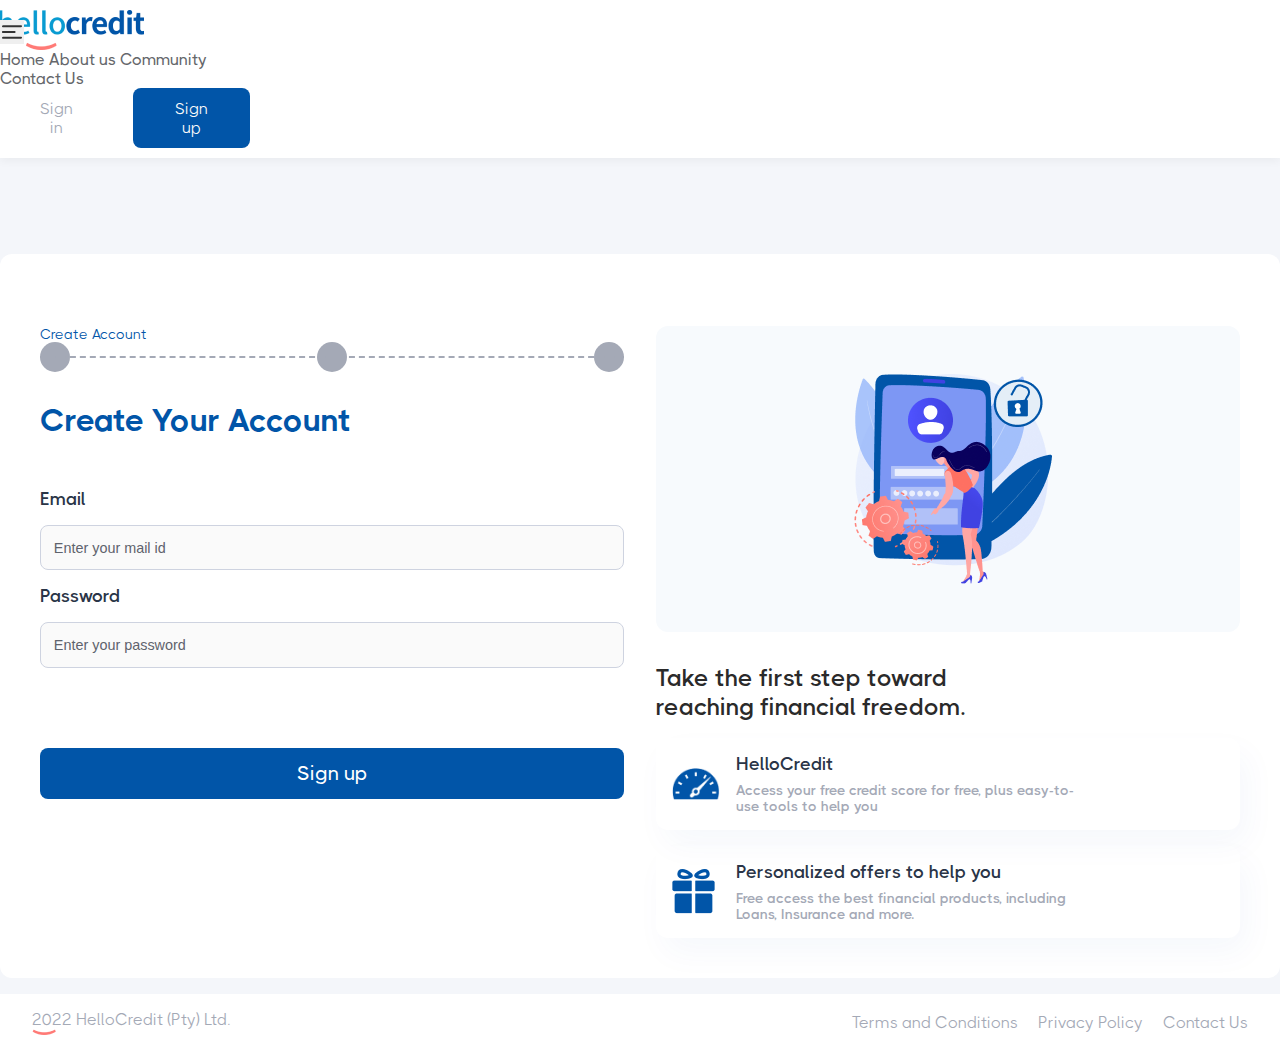
<file: signUp.html>
<!DOCTYPE html>
<html lang="en">
    <head>
        <meta charset="UTF-8" />
        <meta http-equiv="X-UA-Compatible" content="IE=edge" />
        <meta name="viewport" content="width=device-width, initial-scale=1.0" />
        <!-- Minified CSS -->
        <link rel="stylesheet" href="css/style.min.css" />
        <link rel="stylesheet" href="css/fonts.css" />
        <link rel="stylesheet" href="css/icons.css" />
        <link
            href="https://cdn.jsdelivr.net/npm/bootstrap@5.1.3/dist/css/bootstrap.min.css"
            rel="stylesheet"
            integrity="sha384-1BmE4kWBq78iYhFldvKuhfTAU6auU8tT94WrHftjDbrCEXSU1oBoqyl2QvZ6jIW3"
            crossorigin="anonymous"
        />
        <title>Sign Up</title>
    </head>
    <body>
        <header>
            <!-- navbar  -->
            <nav
                class="navbar navbar-expand-lg fixed-top navbar-light navbar-container"
            >
                <div class="container">
                    <div class="navbar-wrapper">
                        <a class="navbar-brand" href="index.html"
                            ><img src="./images/Navbar/logo.png" alt="logo"
                        /></a>
                        <button
                            class="navbar-toggler"
                            type="button"
                            data-bs-toggle="offcanvas"
                            data-bs-target="#offcanvasNavbar"
                            aria-controls="offcanvasNavbar"
                        >
                            <img src="./images/Navbar/menu.png" alt="menu" />
                        </button>
                    </div>
                    <div
                        class="offcanvas offcanvas-start offcanvas-content"
                        tabindex="-1"
                        id="offcanvasNavbar"
                        aria-labelledby="offcanvasNavbarLabel"
                    >
                        <div class="offcanvas-body">
                            <ul class="navbar-nav mx-auto navbar-items-1">
                                <li class="nav-item">
                                    <a class="nav-link" href="index.html"
                                        >Home</a
                                    >
                                </li>
                                <li class="nav-item">
                                    <a class="nav-link" href="about.html"
                                        >About us</a
                                    >
                                </li>
                                <li class="nav-item">
                                    <a class="nav-link" href="community.html"
                                        >Community</a
                                    >
                                </li>
                                <li class="nav-item">
                                    <a class="nav-link" href="contact.html"
                                        >Contact Us</a
                                    >
                                </li>
                            </ul>
                            <ul class="navbar-items-2">
                                <li>
                                    <a href="signIn.html"
                                        ><button>Sign in</button></a
                                    >
                                </li>
                                <li>
                                    <a href="signUp.html">
                                        <button class="active-btn">
                                            Sign up
                                        </button></a
                                    >
                                </li>
                            </ul>
                            <ul class="navbar-nav mx-auto navbar-items-3">
                                <li class="nav-item">
                                    <a class="nav-link" href="signIn.html"
                                        >Sign in</a
                                    >
                                </li>
                                <li class="nav-item">
                                    <a
                                        class="nav-link active-nav"
                                        href="signUp.html"
                                    >
                                        Sign up</a
                                    >
                                </li>
                            </ul>
                        </div>
                    </div>
                </div>
            </nav>
        </header>

        <main>
            <section id="sign-up">
                <div class="coin-image">
                    <img src="./images/Background/doller.png" alt="coin" />
                </div>
                <div class="container">
                    <div class="sign-up-container">
                        <div class="sign-up-wrapper">
                            <div class="sign-up-box sign-up-box-1">
                                <p>Create Account</p>
                                <div class="progress-container">
                                    <div
                                        class="progress-step"
                                        id="progress-step-bar"
                                    ></div>
                                    <div class="circle"></div>
                                    <div class="circle"></div>
                                    <div class="circle"></div>
                                </div>
                                <h3>Create Your Account</h3>
                            </div>
                            <div class="sign-up-box sign-up-box-2">
                                <div class="sign-up-image">
                                    <img
                                        src="./images/SignUp/image-1.png"
                                        alt=""
                                    />
                                </div>
                            </div>
                            <div class="sign-up-box sign-up-box-3">
                                <h6>Email</h6>
                                <input
                                    type="text"
                                    name="email"
                                    placeholder="Enter your mail id"
                                />
                                <h6>Password</h6>
                                <input
                                    type="password"
                                    name="email"
                                    placeholder="Enter your password"
                                />
                                <a
                                    href="tellMore.html"
                                    id="next-btn"
                                    class="button-primary"
                                    >Sign up</a
                                >
                            </div>
                            <div class="sign-up-box sign-up-box-4">
                                <h4>
                                    Take the first step toward <br />
                                    reaching financial freedom.
                                </h4>
                                <div class="sign-up-bottom">
                                    <div class="bottom-image">
                                        <img
                                            src="./images/SignUp/image-2.png"
                                            alt=""
                                        />
                                    </div>
                                    <div>
                                        <h6>HelloCredit</h6>
                                        <p>
                                            Access your free credit score for
                                            free, plus easy-to-use tools to help
                                            you
                                        </p>
                                    </div>
                                </div>
                                <div class="sign-up-bottom">
                                    <div class="bottom-image">
                                        <img
                                            src="./images/SignUp/image-3.png"
                                            alt=""
                                        />
                                    </div>
                                    <div>
                                        <h6>Personalized offers to help you</h6>
                                        <p>
                                            Free access the best financial
                                            products, including Loans, Insurance
                                            and more.
                                        </p>
                                    </div>
                                </div>
                            </div>
                        </div>
                    </div>
                </div>
                <div class="dollar-img">
                    <img src="./images/Background/coin.png" alt="dollar" />
                </div>
            </section>
        </main>
        <footer class="footer">
            <div class="footer-container">
                <div class="footer-element1 d-flex align-items-center gap-3">
                    <p>2022 HelloCredit (Pty) Ltd.</p>
                    <img src="./images/Footer/image 3.png" alt="" />
                </div>
                <div class="footer-element2">
                    <a href="#">
                        <p>Terms and Conditions</p>
                    </a>
                    <a href="#">
                        <p>Privacy Policy</p>
                    </a>
                    <a href="#" class="footer-item3">
                        <p>Contact Us</p>
                    </a>
                </div>
            </div>
        </footer>
        <script src="js/progress.js"></script>
        <script
            src="https://cdn.jsdelivr.net/npm/bootstrap@5.1.3/dist/js/bootstrap.bundle.min.js"
            integrity="sha384-ka7Sk0Gln4gmtz2MlQnikT1wXgYsOg+OMhuP+IlRH9sENBO0LRn5q+8nbTov4+1p"
            crossorigin="anonymous"
        ></script>
    </body>
</html>
</file>
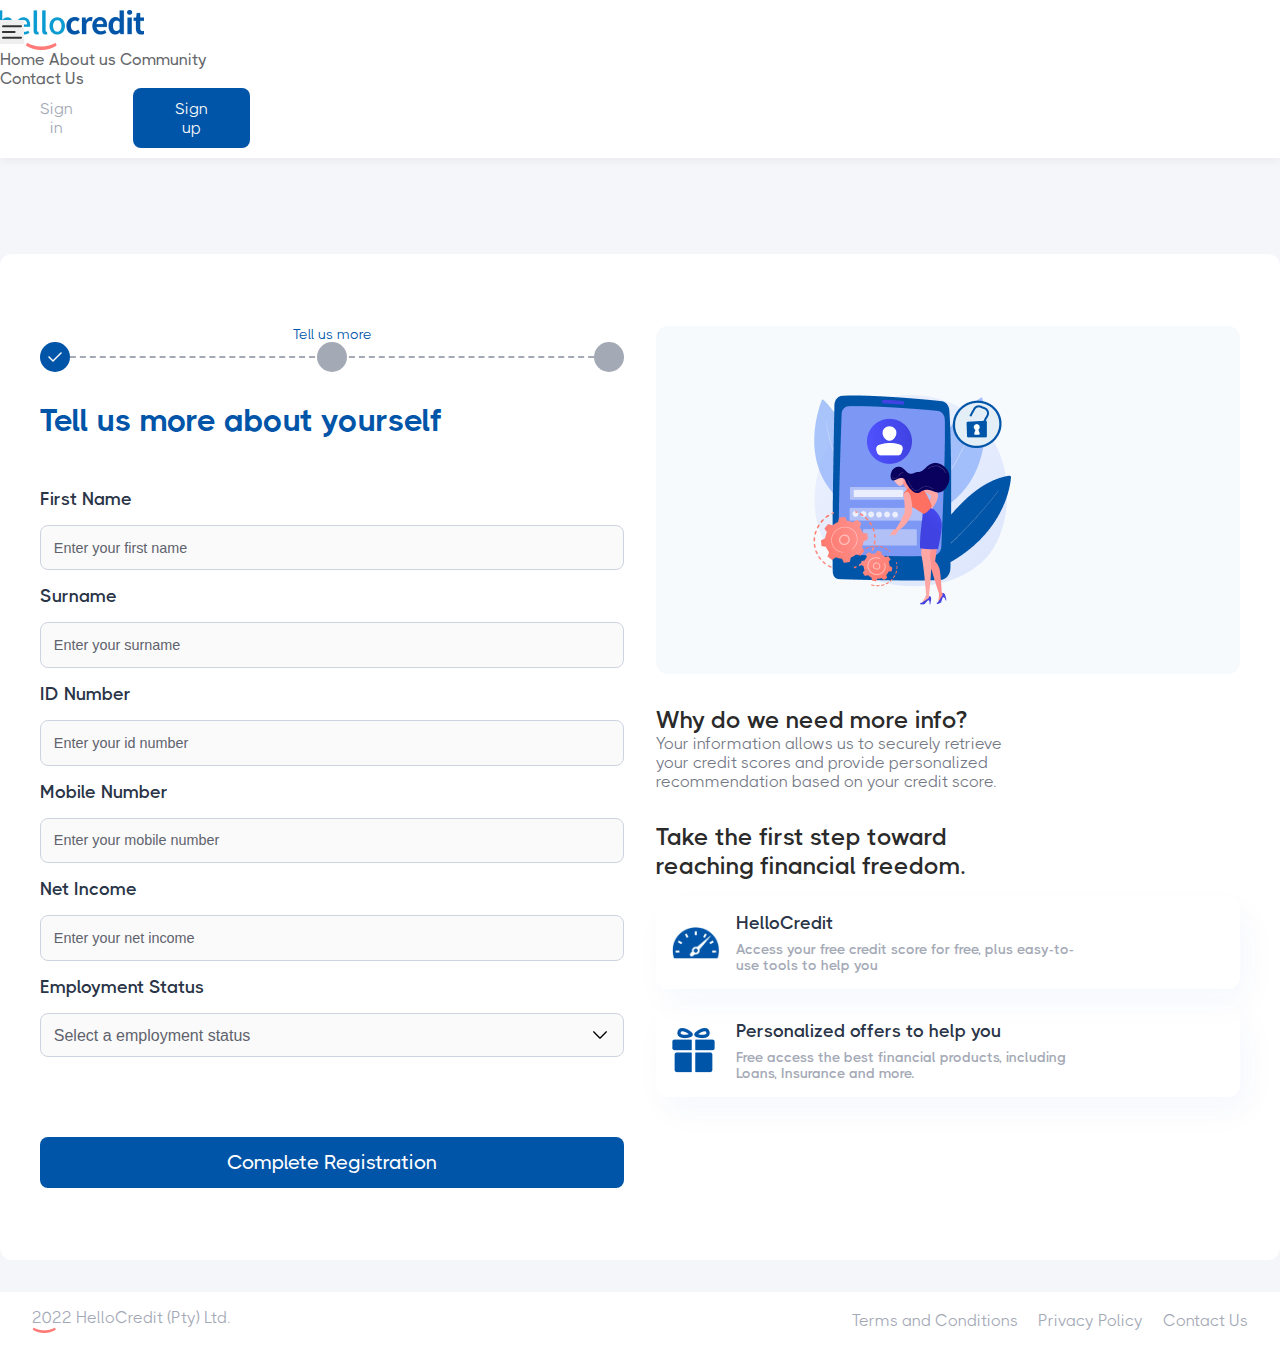
<file: tellMore.html>
<!DOCTYPE html>
<html lang="en">
    <head>
        <meta charset="UTF-8" />
        <meta http-equiv="X-UA-Compatible" content="IE=edge" />
        <meta name="viewport" content="width=device-width, initial-scale=1.0" />
        <!-- Minified CSS -->
        <link rel="stylesheet" href="css/style.min.css" />
        <link rel="stylesheet" href="css/fonts.css" />
        <link rel="stylesheet" href="css/icons.css" />
        <link
            href="https://cdn.jsdelivr.net/npm/bootstrap@5.1.3/dist/css/bootstrap.min.css"
            rel="stylesheet"
            integrity="sha384-1BmE4kWBq78iYhFldvKuhfTAU6auU8tT94WrHftjDbrCEXSU1oBoqyl2QvZ6jIW3"
            crossorigin="anonymous"
        />
        <title>Tell-More</title>
    </head>
    <body>
        <header>
            <!-- navbar  -->
            <nav
                class="navbar navbar-expand-lg fixed-top navbar-light navbar-container"
            >
                <div class="container">
                    <div class="navbar-wrapper">
                        <a class="navbar-brand" href="index.html"
                            ><img src="./images/Navbar/logo.png" alt="logo"
                        /></a>
                        <button
                            class="navbar-toggler"
                            type="button"
                            data-bs-toggle="offcanvas"
                            data-bs-target="#offcanvasNavbar"
                            aria-controls="offcanvasNavbar"
                        >
                            <img src="./images/Navbar/menu.png" alt="menu" />
                        </button>
                    </div>
                    <div
                        class="offcanvas offcanvas-start offcanvas-content"
                        tabindex="-1"
                        id="offcanvasNavbar"
                        aria-labelledby="offcanvasNavbarLabel"
                    >
                        <div class="offcanvas-body">
                            <ul class="navbar-nav mx-auto navbar-items-1">
                                <li class="nav-item">
                                    <a class="nav-link" href="index.html"
                                        >Home</a
                                    >
                                </li>
                                <li class="nav-item">
                                    <a class="nav-link" href="about.html"
                                        >About us</a
                                    >
                                </li>
                                <li class="nav-item">
                                    <a class="nav-link" href="community.html"
                                        >Community</a
                                    >
                                </li>
                                <li class="nav-item">
                                    <a class="nav-link" href="contact.html"
                                        >Contact Us</a
                                    >
                                </li>
                            </ul>
                            <ul class="navbar-items-2">
                                <li>
                                    <a href="signIn.html"
                                        ><button>Sign in</button></a
                                    >
                                </li>
                                <li>
                                    <a href="signUp.html">
                                        <button class="active-btn">
                                            Sign up
                                        </button></a
                                    >
                                </li>
                            </ul>
                            <ul class="navbar-nav mx-auto navbar-items-3">
                                <li class="nav-item">
                                    <a class="nav-link" href="signIn.html"
                                        >Sign in</a
                                    >
                                </li>
                                <li class="nav-item">
                                    <a
                                        class="nav-link active-nav"
                                        href="signUp.html"
                                    >
                                        Sign up</a
                                    >
                                </li>
                            </ul>
                        </div>
                    </div>
                </div>
            </nav>
        </header>

        <main>
            <section id="tell-more">
                <div class="coin-image">
                    <img src="./images/Background/doller.png" alt="coin" />
                </div>
                <div class="container">
                    <div class="tell-more-container">
                        <div class="tell-more-wrapper">
                            <div class="tell-more-box tell-more-box-1">
                                <p>Tell us more</p>
                                <div class="progress-container">
                                    <div
                                        class="progress-step"
                                        id="progress-step-bar"
                                    ></div>
                                    <div class="circle active"></div>
                                    <div class="circle"></div>
                                    <div class="circle"></div>
                                </div>
                                <h3>Tell us more about yourself</h3>
                            </div>
                            <div class="tell-more-box tell-more-box-2">
                                <div class="tell-more-image">
                                    <img
                                        src="./images/TellMore/image-1.png"
                                        alt=""
                                    />
                                </div>
                            </div>
                            <div class="tell-more-box tell-more-box-3">
                                <h6>First Name</h6>
                                <input
                                    type="text"
                                    name="f_name"
                                    placeholder="Enter your first name"
                                />
                                <h6>Surname</h6>
                                <input
                                    type="text"
                                    name="surname"
                                    placeholder="Enter your surname"
                                />
                                <h6>ID Number</h6>
                                <input
                                    type="text"
                                    name="id_number"
                                    placeholder="Enter your id number"
                                />
                                <h6>Mobile Number</h6>
                                <input
                                    type="number"
                                    name="mobileNumber"
                                    placeholder="Enter your mobile number"
                                />
                                <h6>Net Income</h6>
                                <input
                                    type="number"
                                    name="net_income"
                                    placeholder="Enter your net income"
                                />
                                <h6>Employment Status</h6>
                                <select name="status">
                                    <option>Select a employment status</option>
                                    <option value="Full-time">Full-time</option>
                                    <option value="Part-time">Part-time</option>
                                    <option value="Self-employed">
                                        Self-employed
                                    </option>
                                    <option value="Pensioner">Pensioner</option>
                                    <option value="Contract worker">
                                        Contract worker
                                    </option>
                                    <option value="Casual worker">
                                        Casual worker
                                    </option>
                                </select>

                                <a href="#" class="button-primary" id="next-btn"
                                    >Complete Registration</a
                                >
                            </div>
                            <div class="tell-more-box tell-more-box-4">
                                <h4>Why do we need more info?</h4>
                                <p>
                                    Your information allows us to securely
                                    retrieve your credit scores and provide
                                    personalized recommendation based on your
                                    credit score.
                                </p>
                                <h4>
                                    Take the first step toward <br />
                                    reaching financial freedom.
                                </h4>
                                <div class="tell-more-bottom">
                                    <div class="bottom-image">
                                        <img
                                            src="./images/TellMore/image-2.png"
                                            alt=""
                                        />
                                    </div>
                                    <div>
                                        <h6>HelloCredit</h6>
                                        <p>
                                            Access your free credit score for
                                            free, plus easy-to-use tools to help
                                            you
                                        </p>
                                    </div>
                                </div>
                                <div class="tell-more-bottom">
                                    <div class="bottom-image">
                                        <img
                                            src="./images/TellMore/image-3.png"
                                            alt=""
                                        />
                                    </div>
                                    <div>
                                        <h6>Personalized offers to help you</h6>
                                        <p>
                                            Free access the best financial
                                            products, including Loans, Insurance
                                            and more.
                                        </p>
                                    </div>
                                </div>
                            </div>
                        </div>
                    </div>
                </div>
                <div class="dollar-img">
                    <img src="./images/Background/coin.png" alt="dollar" />
                </div>
            </section>
        </main>
        <footer class="footer">
            <div class="footer-container">
                <div class="footer-element1 d-flex align-items-center gap-3">
                    <p>2022 HelloCredit (Pty) Ltd.</p>
                    <img src="./images/Footer/image 3.png" alt="" />
                </div>
                <div class="footer-element2">
                    <a href="#">
                        <p>Terms and Conditions</p>
                    </a>
                    <a href="#">
                        <p>Privacy Policy</p>
                    </a>
                    <a href="#" class="footer-item3">
                        <p>Contact Us</p>
                    </a>
                </div>
            </div>
        </footer>
        <script src="js/progress.js"></script>
        <script
            src="https://cdn.jsdelivr.net/npm/bootstrap@5.1.3/dist/js/bootstrap.bundle.min.js"
            integrity="sha384-ka7Sk0Gln4gmtz2MlQnikT1wXgYsOg+OMhuP+IlRH9sENBO0LRn5q+8nbTov4+1p"
            crossorigin="anonymous"
        ></script>
    </body>
</html>
</file>
<file: css/fonts.css>
@font-face {
    font-family: "THICCCBOI";
    src: url("./fonts/THICCCBOI-Thin.woff2");
    font-weight: 200;
}

@font-face {
    font-family: "THICCCBOI";
    src: url("./fonts/THICCCBOI-Light.woff2");
    font-weight: 300;
}

@font-face {
    font-family: "THICCCBOI";
    src: url("./fonts/THICCCBOI-Regular.woff2");
    font-weight: 400;
}

@font-face {
    font-family: "THICCCBOI";
    src: url("./fonts/THICCCBOI-Regular.woff2");
    font-weight: normal;
    font-style: normal;
}

@font-face {
    font-family: "THICCCBOI";
    src: url("./fonts/THICCCBOI-Medium.woff2");
    font-weight: 500;
}

@font-face {
    font-family: "THICCCBOI";
    src: url("./fonts/THICCCBOI-SemiBold.woff2");
    font-weight: 600;
}

@font-face {
    font-family: "THICCCBOI";
    src: url("./fonts/THICCCBOI-Bold.woff2");
    font-weight: 700;
}

@font-face {
    font-family: "THICCCBOI";
    src: url("./fonts/THICCCBOI-Bold.woff2");
    font-weight: bold;
}

@font-face {
    font-family: "THICCCBOI";
    src: url("./fonts/THICCCBOI-ExtraBold.woff2");
    font-weight: 800;
}

@font-face {
    font-family: "THICCCBOI";
    src: url("./fonts/THICCCBOI-Black.woff2");
    font-weight: 900;
}

@font-face {
    font-family: "THICCCBOI";
    src: url("./fonts/THICCCBOI-ThicccAF.woff2");
    font-weight: 950;
}
</file>
<file: css/icons.css>
@font-face {
    font-family: "icon";
    src: url("fonts/icon.eot?vgm7pe");
    src: url("fonts/icon.eot?vgm7pe#iefix") format("embedded-opentype"),
        url("fonts/icon.ttf?vgm7pe") format("truetype"),
        url("fonts/icon.woff?vgm7pe") format("woff"),
        url("fonts/icon.svg?vgm7pe#icon") format("svg");
    font-weight: normal;
    font-style: normal;
    font-display: block;
}

[class^="icon-"],
[class*=" icon-"] {
    /* use !important to prevent issues with browser extensions that change fonts */
    font-family: "icon" !important;
    speak: never;
    font-style: normal;
    font-weight: normal;
    font-variant: normal;
    text-transform: none;
    line-height: 1;

    /* Better Font Rendering =========== */
    -webkit-font-smoothing: antialiased;
    -moz-osx-font-smoothing: grayscale;
}

.icon-more:before {
    content: "\e903";
    color: #65676b;
    font-size: 9px;
}
.icon-faq:before {
    content: "\e901";
    color: #65676b;
}
.icon-user:before {
    content: "\e900";
}
.icon-call:before {
    content: "\e908";
}
.icon-loan:before {
    content: "\e902";
    color: #65676b;
}
.icon-other:before {
    content: "\e906";
    color: #65676b;
}
.icon-reboot:before {
    content: "\e907";
    color: #65676b;
}
.icon-logout:before {
    content: "\e914";
}
.icon-home:before {
    content: "\e909";
    font-size: 20px;
}
</file>
<file: css/style.min.css>
*,*::before,*::after{margin:0;padding:0;border:0;outline:0;list-style:none;text-decoration:none;-webkit-box-sizing:border-box;box-sizing:border-box;scroll-behavior:smooth}h1,h2,h3,h4,h5{line-height:1.2;font-family:"THICCCBOI" !important}h2{font-weight:700 !important;font-size:1.75rem !important;color:#0155a8 !important}@media screen and (min-width: 992px){h2{font-size:2.5rem !important}}h3{color:#0155a8 !important;font-size:1.5rem !important;font-weight:700 !important}@media screen and (min-width: 992px){h3{font-size:2rem !important}}h4{color:#2a2a2a !important;font-size:1.125rem !important;font-family:"THICCCBOI" !important;font-weight:600 !important}@media screen and (min-width: 992px){h4{font-size:1.5rem !important}}h6{font-size:1rem !important;font-weight:600 !important;color:#2a3547 !important;margin:1rem 0 !important}@media screen and (min-width: 992px){h6{font-size:1.125rem !important}}a{text-decoration:none !important}img{display:block;max-width:100%;height:auto}.button-primary{display:inline-block;width:-webkit-fit-content;width:-moz-fit-content;width:fit-content;padding:0.7em 2.5em;border-radius:8px;font-size:1rem;font-weight:500;font-family:"THICCCBOI";background-color:#0155a8;color:#fff !important;cursor:pointer;-webkit-transition:all 400ms ease;transition:all 400ms ease}@media screen and (min-width: 992px){.button-primary{font-size:1.25rem}}.button-secondary{display:inline-block;text-decoration:none;color:#0155a8;font-size:1rem;font-weight:500;background-color:#fff;padding:.8em 4em;border-radius:70px;text-transform:uppercase;-webkit-transition:all 400ms ease;transition:all 400ms ease}.button-secondary:hover{-webkit-box-shadow:0px 8px 15px rgba(255,255,255,0.2);box-shadow:0px 8px 15px rgba(255,255,255,0.2);-webkit-transform:translateY(-7px);transform:translateY(-7px)}@media screen and (min-width: 992px){.button-secondary{font-size:1.25rem}}#about-us{margin-top:6rem;margin-bottom:2rem}.about-container{background-color:#fff;border-radius:12px;padding:1rem}@media screen and (min-width: 768px){.about-container{padding:1.8rem}}@media screen and (min-width: 992px){.about-container{padding:2.5rem}}.about-container h2{text-align:left}@media screen and (min-width: 768px){.about-container h2{text-align:center}}.about-wrapper{margin-top:1.5rem;display:-ms-grid;display:grid;-ms-grid-columns:(1fr)[1];grid-template-columns:repeat(1, 1fr);gap:1rem}@media screen and (min-width: 768px){.about-wrapper{-ms-grid-columns:(1fr)[2];grid-template-columns:repeat(2, 1fr);margin-top:3rem;gap:2rem}}.about-box h4{color:#2a2a2a;font-size:1.125rem;font-family:"THICCCBOI";font-weight:600}@media screen and (min-width: 768px){.about-box h4{font-size:1.5rem}}.about-box p{color:#757986;font-size:0.75rem;font-family:"THICCCBOI";font-weight:400}@media screen and (min-width: 768px){.about-box p{font-size:1rem}}.about-box-1{display:-webkit-box;display:-ms-flexbox;display:flex;-webkit-box-pack:center;-ms-flex-pack:center;justify-content:center;-webkit-box-align:center;-ms-flex-align:center;align-items:center;background-color:#f7fafd;border-radius:12px;padding:3rem 0}.about-box-1 .about-image{width:50%}.about-box-1 .about-image img{width:100%}@media screen and (min-width: 992px){.about-box-1{-ms-grid-row:1;-ms-grid-row-span:2;grid-row:1/3}}@media screen and (min-width: 992px){.about-box-2{-ms-grid-row:1;-ms-grid-row-span:1;grid-row:1/2}}@media screen and (min-width: 992px){.about-box-3{-ms-grid-row:3;-ms-grid-row-span:1;grid-row:3/4}}@media screen and (min-width: 992px){.about-box-4{-ms-grid-row:2;-ms-grid-row-span:2;grid-row:2/4}}#sign-in{margin-top:6rem;margin-bottom:2rem}.sign-in-container{background-color:#fff;border-radius:12px;padding:1rem}@media screen and (min-width: 768px){.sign-in-container{padding:1.8rem}}@media screen and (min-width: 992px){.sign-in-container{padding:2.5rem}}.sign-in-wrapper{margin-top:2rem;display:-webkit-box;display:-ms-flexbox;display:flex;-webkit-box-orient:vertical;-webkit-box-direction:reverse;-ms-flex-direction:column-reverse;flex-direction:column-reverse;gap:1rem}@media screen and (min-width: 768px){.sign-in-wrapper{-webkit-box-orient:horizontal;-webkit-box-direction:normal;-ms-flex-direction:row;flex-direction:row;gap:2rem}}.sign-in-box input{width:100%;background-color:#fafafa;border:1px solid #ced3e0;padding:0.8rem 0.8rem;border-radius:8px;font-size:1rem;-webkit-transition:all 200ms ease;transition:all 200ms ease}.sign-in-box input::-webkit-input-placeholder{color:#5f636d;font-size:0.9rem}.sign-in-box input:-ms-input-placeholder{color:#5f636d;font-size:0.9rem}.sign-in-box input::-ms-input-placeholder{color:#5f636d;font-size:0.9rem}.sign-in-box input::placeholder{color:#5f636d;font-size:0.9rem}.sign-in-box input:focus{border-color:#86b7fe;-webkit-box-shadow:0 0 0 0.25rem #0d6efd40;box-shadow:0 0 0 0.25rem #0d6efd40}.sign-in-box span{display:block;font-size:1rem;font-weight:500;color:#0155a8;margin:0.5rem 0 1.5rem}.sign-in-box a{width:100%;text-align:center}.sign-in-left,.sign-in-right{-ms-flex-preferred-size:100%;flex-basis:100%}.sign-in-right{display:-webkit-box;display:-ms-flexbox;display:flex;-webkit-box-pack:center;-ms-flex-pack:center;justify-content:center;-webkit-box-align:center;-ms-flex-align:center;align-items:center;background-color:#f7fafd;border-radius:12px;padding:3rem 0}.sign-in-right .sign-image{width:50%}.sign-body-text{padding:3rem 0 1rem}.sign-body-text h4{text-align:center}.sign-bottom-wrapper{display:-webkit-box;display:-ms-flexbox;display:flex;-webkit-box-orient:vertical;-webkit-box-direction:normal;-ms-flex-direction:column;flex-direction:column;gap:1rem}@media screen and (min-width: 992px){.sign-bottom-wrapper{gap:2rem;-webkit-box-orient:horizontal;-webkit-box-direction:normal;-ms-flex-direction:row;flex-direction:row}}.sign-bottom-left,.sign-bottom-right{-ms-flex-preferred-size:100%;flex-basis:100%}.sign-bottom{display:-webkit-box;display:-ms-flexbox;display:flex;-webkit-box-align:center;-ms-flex-align:center;align-items:center;border-radius:12px;gap:1rem;padding:2rem;-webkit-box-shadow:8px 15px 32px rgba(1,85,168,0.04);box-shadow:8px 15px 32px rgba(1,85,168,0.04);-webkit-transition:all 200ms ease;transition:all 200ms ease}.sign-bottom:hover{-webkit-box-shadow:rgba(100,100,111,0.2) 0px 7px 29px 0px;box-shadow:rgba(100,100,111,0.2) 0px 7px 29px 0px}@media screen and (min-width: 768px){.sign-bottom{padding:1.3rem}}@media screen and (min-width: 992px){.sign-bottom{padding:2rem}}.sign-bottom h6{margin:0 0 0.5rem !important}.sign-bottom p{max-width:40ch;font-size:0.75rem;font-weight:600;color:#a4a9b6;margin-bottom:0}@media screen and (min-width: 768px){.sign-bottom p{font-size:0.875rem}}.sign-bottom .bottom-image{width:3rem}#sign-up{margin-top:6rem;margin-bottom:2rem}.sign-up-container{background-color:#fff;border-radius:12px;padding:1rem}@media screen and (min-width: 768px){.sign-up-container{padding:1.8rem}}@media screen and (min-width: 992px){.sign-up-container{padding:2.5rem}}.sign-up-wrapper{margin-top:2rem;display:-ms-grid;display:grid;-ms-grid-columns:(1fr)[1];grid-template-columns:repeat(1, 1fr);gap:1rem}@media screen and (min-width: 768px){.sign-up-wrapper{-ms-grid-columns:(1fr)[2];grid-template-columns:repeat(2, 1fr);gap:2rem}}@media screen and (min-width: 768px){.sign-up-box-1{-ms-grid-row:1;-ms-grid-row-span:1;grid-row:1/2}}.sign-up-box-1 p{font-size:0.875rem;color:#0155a8}.sign-up-box-2{display:-webkit-box;display:-ms-flexbox;display:flex;-webkit-box-pack:center;-ms-flex-pack:center;justify-content:center;-webkit-box-align:center;-ms-flex-align:center;align-items:center;background-color:#f7fafd;border-radius:12px;padding:3rem 0}@media screen and (min-width: 768px){.sign-up-box-2{-ms-grid-row:1;-ms-grid-row-span:2;grid-row:1/3}}.sign-up-box-2 .sign-image{width:50%}@media screen and (min-width: 768px){.sign-up-box-3{-ms-grid-row:2;-ms-grid-row-span:4;grid-row:2/6}}.sign-up-box-3 input{width:100%;background-color:#fafafa;border:1px solid #ced3e0;padding:0.8rem 0.8rem;border-radius:8px;font-size:1rem;-webkit-transition:all 200ms ease;transition:all 200ms ease}.sign-up-box-3 input::-webkit-input-placeholder{color:#5f636d;font-size:0.9rem}.sign-up-box-3 input:-ms-input-placeholder{color:#5f636d;font-size:0.9rem}.sign-up-box-3 input::-ms-input-placeholder{color:#5f636d;font-size:0.9rem}.sign-up-box-3 input::placeholder{color:#5f636d;font-size:0.9rem}.sign-up-box-3 input:focus{border-color:#86b7fe;-webkit-box-shadow:0 0 0 0.25rem #0d6efd40;box-shadow:0 0 0 0.25rem #0d6efd40}.sign-up-box-3 a{margin:3rem 0 2rem;width:100%;text-align:center}@media screen and (min-width: 768px){.sign-up-box-3 a{margin:5rem 0 2rem}}@media screen and (min-width: 768px){.sign-up-box-4{-ms-grid-row:3;-ms-grid-row-span:3;grid-row:3/6}}.sign-up-bottom{display:-webkit-box;display:-ms-flexbox;display:flex;-webkit-box-align:center;-ms-flex-align:center;align-items:center;gap:1rem;border-radius:12px;margin-top:1rem;padding:1rem;-webkit-box-shadow:8px 15px 32px rgba(1,85,168,0.04);box-shadow:8px 15px 32px rgba(1,85,168,0.04);-webkit-transition:all 200ms ease;transition:all 200ms ease}.sign-up-bottom:hover{-webkit-box-shadow:rgba(100,100,111,0.2) 0px 7px 29px 0px;box-shadow:rgba(100,100,111,0.2) 0px 7px 29px 0px}.sign-up-bottom h6{margin:0 0 0.5rem !important}.sign-up-bottom p{max-width:40ch;font-size:0.75rem;font-weight:600;color:#a4a9b6;margin-bottom:0}@media screen and (min-width: 768px){.sign-up-bottom p{font-size:0.875rem}}.sign-up-bottom .bottom-image{width:3rem}#tell-more{margin-top:6rem;margin-bottom:2rem}.tell-more-container{background-color:#fff;border-radius:12px;padding:1rem}@media screen and (min-width: 768px){.tell-more-container{padding:1.8rem}}@media screen and (min-width: 992px){.tell-more-container{padding:2.5rem}}.tell-more-wrapper{margin-top:2rem;display:-ms-grid;display:grid;-ms-grid-columns:(1fr)[1];grid-template-columns:repeat(1, 1fr);gap:1rem}@media screen and (min-width: 768px){.tell-more-wrapper{-ms-grid-columns:(1fr)[2];grid-template-columns:repeat(2, 1fr);gap:2rem}}@media screen and (min-width: 768px){.tell-more-box-1{-ms-grid-row:1;-ms-grid-row-span:1;grid-row:1/2}}.tell-more-box-1 p{font-size:0.875rem;color:#0155a8;text-align:center}.tell-more-box-1 .checkbox{display:-webkit-box;display:-ms-flexbox;display:flex;-webkit-box-align:center;-ms-flex-align:center;align-items:center;-webkit-box-pack:justify;-ms-flex-pack:justify;justify-content:space-between;margin-bottom:2rem;position:relative}.tell-more-box-1 .checkbox::after{content:"";width:100%;border-bottom:2px dashed #0155a8;position:absolute}.tell-more-box-1 .check-input{z-index:1}.tell-more-box-2{display:-webkit-box;display:-ms-flexbox;display:flex;-webkit-box-pack:center;-ms-flex-pack:center;justify-content:center;-webkit-box-align:center;-ms-flex-align:center;align-items:center;background-color:#f7fafd;border-radius:12px;padding:3rem 0}@media screen and (min-width: 768px){.tell-more-box-2{-ms-grid-row:1;-ms-grid-row-span:2;grid-row:1/3}}.tell-more-box-2 .tell-more-image{width:50%}@media screen and (min-width: 768px){.tell-more-box-3{-ms-grid-row:2;-ms-grid-row-span:4;grid-row:2/6}}.tell-more-box-3 input,.tell-more-box-3 select{width:100%;background-color:#fafafa;border:1px solid #ced3e0;padding:0.8rem 0.8rem;border-radius:8px;font-size:1rem;-webkit-transition:all 200ms ease;transition:all 200ms ease}.tell-more-box-3 input::-webkit-input-placeholder,.tell-more-box-3 select::-webkit-input-placeholder{color:#5f636d;font-size:0.9rem}.tell-more-box-3 input:-ms-input-placeholder,.tell-more-box-3 select:-ms-input-placeholder{color:#5f636d;font-size:0.9rem}.tell-more-box-3 input::-ms-input-placeholder,.tell-more-box-3 select::-ms-input-placeholder{color:#5f636d;font-size:0.9rem}.tell-more-box-3 input::placeholder,.tell-more-box-3 select::placeholder{color:#5f636d;font-size:0.9rem}.tell-more-box-3 input:focus,.tell-more-box-3 select:focus{border-color:#86b7fe;-webkit-box-shadow:0 0 0 0.25rem #0d6efd40;box-shadow:0 0 0 0.25rem #0d6efd40}.tell-more-box-3 select{color:#5f636d;-webkit-appearance:none;appearance:none;-moz-appearance:none;background-image:url("../../images/TellMore/down-arrow.svg");background-repeat:no-repeat;background-size:14px 14px;background-position:calc(100% - 16px)}.tell-more-box-3 a{margin:3rem 0 2rem;width:100%;text-align:center}@media screen and (min-width: 768px){.tell-more-box-3 a{margin:5rem 0 2rem}}.tell-more-box-4 p{font-size:0.85rem;color:#757986;font-weight:400;margin-bottom:2rem}@media screen and (min-width: 992px){.tell-more-box-4 p{max-width:35ch;font-size:1rem}}@media screen and (min-width: 768px){.tell-more-box-4{-ms-grid-row:3;-ms-grid-row-span:3;grid-row:3/6}}.tell-more-bottom{display:-webkit-box;display:-ms-flexbox;display:flex;-webkit-box-align:center;-ms-flex-align:center;align-items:center;gap:1rem;border-radius:12px;margin-top:1rem;padding:1rem;-webkit-box-shadow:8px 15px 32px rgba(1,85,168,0.04);box-shadow:8px 15px 32px rgba(1,85,168,0.04);-webkit-transition:all 200ms ease;transition:all 200ms ease}.tell-more-bottom:hover{-webkit-box-shadow:rgba(100,100,111,0.2) 0px 7px 29px 0px;box-shadow:rgba(100,100,111,0.2) 0px 7px 29px 0px}.tell-more-bottom h6{margin:0 0 0.5rem !important}.tell-more-bottom p{max-width:40ch;font-size:0.75rem;font-weight:600;color:#a4a9b6;margin-bottom:0}@media screen and (min-width: 768px){.tell-more-bottom p{font-size:0.875rem}}.tell-more-bottom .bottom-image{width:3rem}#contact{margin-top:6rem;margin-bottom:2rem}.contact-content{background-color:#fff;padding:1rem;border-radius:12px}@media screen and (min-width: 768px){.contact-content{padding:1.8rem}}@media screen and (min-width: 992px){.contact-content{padding:2.5rem}}.contact-wrapper input,.contact-wrapper textarea{width:100%;background-color:#fafafa;border:1px solid #ced3e0;padding:0.8rem 0.8rem;border-radius:8px;font-size:1rem;-webkit-transition:all 200ms ease;transition:all 200ms ease}.contact-wrapper input::-webkit-input-placeholder,.contact-wrapper textarea::-webkit-input-placeholder{color:#5f636d;font-size:0.9rem}.contact-wrapper input:-ms-input-placeholder,.contact-wrapper textarea:-ms-input-placeholder{color:#5f636d;font-size:0.9rem}.contact-wrapper input::-ms-input-placeholder,.contact-wrapper textarea::-ms-input-placeholder{color:#5f636d;font-size:0.9rem}.contact-wrapper input::placeholder,.contact-wrapper textarea::placeholder{color:#5f636d;font-size:0.9rem}.contact-wrapper input:focus,.contact-wrapper textarea:focus{border-color:#86b7fe;-webkit-box-shadow:0 0 0 0.25rem #0d6efd40;box-shadow:0 0 0 0.25rem #0d6efd40}.contact-wrapper a{display:-webkit-box;display:-ms-flexbox;display:flex;-webkit-box-align:center;-ms-flex-align:center;align-items:center;gap:1.5rem}#header{background-color:#e4eef7}.header-container{padding-top:6rem;background-color:#0155a8;-webkit-clip-path:ellipse(150% 95% at 50% 0%);clip-path:ellipse(150% 95% at 50% 0%)}@media screen and (min-width: 768px){.header-container{-webkit-clip-path:ellipse(150% 100% at 50% 0%);clip-path:ellipse(150% 100% at 50% 0%)}}.header-content{display:-webkit-box;display:-ms-flexbox;display:flex;-webkit-box-orient:vertical;-webkit-box-direction:normal;-ms-flex-direction:column;flex-direction:column;-webkit-box-pack:center;-ms-flex-pack:center;justify-content:center;-webkit-box-align:center;-ms-flex-align:center;align-items:center}.header-content p{text-align:center;max-width:30ch;margin:0 auto;font-size:1rem;font-weight:400;color:#fff;margin:1.5rem 0 3rem}@media screen and (min-width: 992px){.header-content p{font-size:1.25rem}}@media screen and (min-width: 768px){.header-content p{min-width:70ch}}.header-content h1{max-width:30ch;margin:0 auto;font-size:1.5rem;font-weight:300;color:#fff;text-align:center;line-height:1.5}@media screen and (min-width: 992px){.header-content h1{font-size:3.785rem}}.header-content .light-text{font-weight:500}.header-content .bold-text{font-weight:700}.header-wrapper{margin-top:3rem;padding:0 2rem;display:-webkit-box;display:-ms-flexbox;display:flex;-webkit-box-pack:justify;-ms-flex-pack:justify;justify-content:space-between;gap:1rem}.header-wrapper .header-image img{height:100%}.header-wrapper .header-image:nth-child(2){padding-top:2rem}@media screen and (min-width: 768px){.header-wrapper{gap:3rem;padding:0 0}}.idx-coin-image{position:absolute;top:50%;z-index:-1;display:none}@media screen and (min-width: 768px){.idx-coin-image{display:block}}.idx-coin-image img{height:170px;width:130px}.idx-dollar-img{position:absolute;top:20%;right:10px;z-index:-1;display:none}@media screen and (min-width: 768px){.idx-dollar-img{display:block}}.idx-dollar-img img{height:150px;width:150px}#offer{padding:1rem 0 2rem;background-image:url("../../../images/Home/Offer/offer-bg.png");background-repeat:no-repeat;background-size:cover;background-position:center center;z-index:5}@media screen and (min-width: 992px){#offer{padding:6rem 0 4rem}}.offer-content h2{text-align:center;color:#2a2a2a !important;margin-bottom:2rem}@media screen and (min-width: 992px){.offer-content h2{margin-bottom:3rem}}.offer-wrapper{display:-webkit-box;display:-ms-flexbox;display:flex;-webkit-box-pack:center;-ms-flex-pack:center;justify-content:center;-ms-flex-wrap:wrap;flex-wrap:wrap;gap:0.5rem}@media screen and (min-width: 425px){.offer-wrapper{gap:1rem}}.offer-box{background-color:#fff;display:-webkit-box;display:-ms-flexbox;display:flex;-webkit-box-orient:vertical;-webkit-box-direction:normal;-ms-flex-direction:column;flex-direction:column;-webkit-box-align:center;-ms-flex-align:center;align-items:center;-webkit-box-shadow:8px 8px 40px rgba(1,85,168,0.04);box-shadow:8px 8px 40px rgba(1,85,168,0.04);border-radius:12px;padding:0.8rem}@media screen and (min-width: 768px){.offer-box{padding:1rem}}.offer-box .offer-image{width:5rem;padding:0.3rem}.offer-box-1,.offer-box-2,.offer-box-3,.offer-box-4,.offer-box-5{width:48%;min-width:9rem}@media screen and (min-width: 425px){.offer-box-1,.offer-box-2,.offer-box-3,.offer-box-4,.offer-box-5{width:calc((100% - 4rem) / 5);min-width:12rem}}.offer-box-body{text-align:center}.offer-box-body h4{margin:1rem 0}.offer-box-body p{font-size:0.875rem;font-weight:400;color:#757986}#progress{padding:2rem 0}@media screen and (min-width: 992px){#progress{padding:4rem 0}}.progress-wrapper{display:-ms-grid;display:grid;-ms-grid-columns:(1fr)[1];grid-template-columns:repeat(1, 1fr);gap:2rem}@media screen and (min-width: 768px){.progress-wrapper{-ms-grid-columns:(1fr)[2];grid-template-columns:repeat(2, 1fr)}}.progress-box span{max-width:20ch;margin:0 auto;font-size:1.5rem;font-weight:700;color:#2a2a2a;text-align:center}@media screen and (min-width: 768px){.progress-box span{text-align:left;font-size:2.5rem}}@media screen and (min-width: 992px){.progress-box span{font-size:3rem}}.right-item{display:-webkit-box;display:-ms-flexbox;display:flex;-webkit-box-orient:vertical;-webkit-box-direction:normal;-ms-flex-direction:column;flex-direction:column;gap:1rem}@media screen and (min-width: 992px){.right-item{gap:2rem}}.right-inner-item{display:-webkit-box;display:-ms-flexbox;display:flex;-webkit-box-align:center;-ms-flex-align:center;align-items:center;gap:2rem;-webkit-box-shadow:8px 15px 32px rgba(1,85,168,0.04);box-shadow:8px 15px 32px rgba(1,85,168,0.04);border-radius:15px;padding:1rem 2rem;-webkit-transition:all 200ms ease;transition:all 200ms ease}.right-inner-item:hover{-webkit-box-shadow:rgba(100,100,111,0.2) 0px 7px 29px 0px;box-shadow:rgba(100,100,111,0.2) 0px 7px 29px 0px}.right-inner-item h6{margin-bottom:0.5rem !important;margin-top:0 !important}.right-inner-item p{max-width:30ch;font-size:0.75rem;font-weight:600;color:#a4a9b6;margin-bottom:0}@media screen and (min-width: 768px){.right-inner-item p{font-size:0.875rem}}.right-inner-item .bottom-image{width:3.5rem}#our-policy{padding:2rem 0;background-color:#fff}@media screen and (min-width: 992px){#our-policy{padding:4rem 0}}.policy-content h2{text-align:center;color:#2a2a2a !important;margin-bottom:2.5rem}@media screen and (min-width: 768px){.policy-content h2{margin-bottom:7rem}}.policy-wrapper{display:-webkit-box;display:-ms-flexbox;display:flex;-webkit-box-orient:vertical;-webkit-box-direction:normal;-ms-flex-direction:column;flex-direction:column;gap:1rem;-webkit-box-pack:space-evenly;-ms-flex-pack:space-evenly;justify-content:space-evenly}@media screen and (min-width: 768px){.policy-wrapper{-webkit-box-orient:horizontal;-webkit-box-direction:normal;-ms-flex-direction:row;flex-direction:row}}.policy-box{position:relative;display:-webkit-box;display:-ms-flexbox;display:flex;-webkit-box-orient:vertical;-webkit-box-direction:normal;-ms-flex-direction:column;flex-direction:column;-webkit-box-pack:center;-ms-flex-pack:center;justify-content:center;-webkit-box-align:center;-ms-flex-align:center;align-items:center;width:100%;padding:1rem;-webkit-box-shadow:8px 15px 32px rgba(1,85,168,0.04);box-shadow:8px 15px 32px rgba(1,85,168,0.04);border-radius:15px;-webkit-transition:all 200ms ease;transition:all 200ms ease}@media screen and (min-width: 768px){.policy-box{width:40%;padding:3.5rem 2rem 1rem}}.policy-box h4{text-align:center}.policy-box p{text-align:center;font-size:1rem;font-weight:400;color:#757986}.policy-box:hover{-webkit-box-shadow:rgba(100,100,111,0.2) 0px 7px 29px 0px;box-shadow:rgba(100,100,111,0.2) 0px 7px 29px 0px}.policy-image{display:-webkit-box;display:-ms-flexbox;display:flex;-webkit-box-align:center;-ms-flex-align:center;align-items:center;-webkit-box-pack:center;-ms-flex-pack:center;justify-content:center;width:6rem;height:6rem;border-radius:50%;background-color:#e4eef7;margin-bottom:1rem}@media screen and (min-width: 768px){.policy-image{position:absolute;top:-50px}}#footer{padding:2rem 0;margin-bottom:2rem;background-image:url("../../../images/Home/Footer/bg.png");background-repeat:no-repeat;background-size:cover}@media screen and (min-width: 992px){#footer{padding:4rem 0;margin-bottom:2rem}}.footer-content{display:-webkit-box;display:-ms-flexbox;display:flex;-webkit-box-orient:vertical;-webkit-box-direction:normal;-ms-flex-direction:column;flex-direction:column;gap:1rem;-webkit-box-pack:center;-ms-flex-pack:center;justify-content:center;-webkit-box-align:center;-ms-flex-align:center;align-items:center}.footer-content h3{color:#fff !important;text-transform:uppercase;text-align:center}.footer{background-color:#fff}.footer-container{max-width:1440px;margin:0 auto;display:-webkit-box;display:-ms-flexbox;display:flex;-webkit-box-align:center;-ms-flex-align:center;align-items:center;padding:1rem 2rem;-webkit-box-pack:center;-ms-flex-pack:center;justify-content:center}@media screen and (min-width: 768px){.footer-container{-webkit-box-pack:justify;-ms-flex-pack:justify;justify-content:space-between}}.footer-container p{margin:0;font-size:.785rem;color:#a4a9b6}@media screen and (min-width: 768px){.footer-container p{font-size:1rem}}.footer-element1 *{display:none}@media screen and (min-width: 768px){.footer-element1 *{display:block}}.footer-element2{width:100%;display:-webkit-box;display:-ms-flexbox;display:flex;-webkit-box-align:center;-ms-flex-align:center;align-items:center;-ms-flex-pack:distribute;justify-content:space-around}@media screen and (min-width: 768px){.footer-element2{width:auto;gap:20px}}.footer-element2 .footer-item3{display:none}@media screen and (min-width: 768px){.footer-element2 .footer-item3{display:block}}.navbar-container{padding:10px 0px !important;background-color:#fff;-webkit-box-shadow:0px 4px 8px 0px #0000000a;box-shadow:0px 4px 8px 0px #0000000a}.navbar-container .navbar-brand{margin:auto}@media screen and (min-width: 992px){.navbar-container .navbar-brand{margin:0}}.navbar-wrapper{width:100%;display:-webkit-box;display:-ms-flexbox;display:flex;-webkit-box-pack:justify;-ms-flex-pack:justify;justify-content:space-between;position:relative}@media screen and (min-width: 992px){.navbar-wrapper{width:auto}}.navbar-toggler{position:absolute;left:0;top:10px;padding:0 0 !important;border:none !important}.navbar-toggler:focus{-webkit-box-shadow:none !important;box-shadow:none !important}.navbar-items-1{-webkit-box-align:start;-ms-flex-align:start;align-items:flex-start;padding-left:2rem !important;margin-top:2rem !important;gap:5px}.navbar-items-1 li{display:inline-block}@media screen and (min-width: 992px){.navbar-items-1{padding-left:0 !important;margin-top:0 !important;gap:20px}}.navbar-items-1 li a,.navbar-items-3 li a{font-size:16px;font-weight:500;text-decoration:none;color:#65676b;display:inline-block;position:relative;cursor:pointer}.navbar-items-1 li a::after,.navbar-items-3 li a::after{content:"";position:absolute;width:100%;-webkit-transform:scaleX(0);transform:scaleX(0);height:2px;bottom:0px;left:0;background-color:#0155a8;-webkit-transform-origin:bottom right;transform-origin:bottom right;-webkit-transition:-webkit-transform 0.25s ease-out;transition:-webkit-transform 0.25s ease-out;transition:transform 0.25s ease-out;transition:transform 0.25s ease-out, -webkit-transform 0.25s ease-out}.navbar-items-1 li a:hover::after,.navbar-items-3 li a:hover::after{-webkit-transform:scaleX(1);transform:scaleX(1);-webkit-transform-origin:bottom left;transform-origin:bottom left}.navbar-items-1 li a.active-nav,.navbar-items-3 li a.active-nav{color:#0155a8 !important}.navbar-items-1 li a.active-nav::after,.navbar-items-3 li a.active-nav::after{-webkit-transform:scaleX(1);transform:scaleX(1);-webkit-transform-origin:bottom left;transform-origin:bottom left}.navbar-items-2{display:none;margin:0;padding-left:0;gap:10px}.navbar-items-2 button{padding:0.7em 2.5em;border-radius:8px;font-size:1rem;font-family:"THICCCBOI";background-color:#fff;color:#a4a9b6;-webkit-transition:all 400ms ease;transition:all 400ms ease}.navbar-items-2 button:hover{color:#fafafa;background-color:#0155a8}.navbar-items-2 li a button.active-btn{background-color:#0155a8;color:#fafafa}@media screen and (min-width: 992px){.navbar-items-2{display:-webkit-box;display:-ms-flexbox;display:flex;gap:20px;-webkit-box-orient:horizontal;-webkit-box-direction:normal;-ms-flex-direction:row;flex-direction:row}}.navbar-items-3{display:-webkit-box;display:-ms-flexbox;display:flex;-webkit-box-orient:vertical;-webkit-box-direction:normal;-ms-flex-direction:column;flex-direction:column;-webkit-box-align:start;-ms-flex-align:start;align-items:flex-start;padding-left:2rem !important;gap:5px}.navbar-items-3 li{display:inline-block}@media screen and (min-width: 992px){.navbar-items-3{display:none !important}}.offcanvas-content{width:250px !important}.community{margin-top:6rem;margin-bottom:6rem;background-color:#f4f6fa !important}@media screen and (min-width: 992px){.community{margin-bottom:2rem}}.community-container{background-color:#fff;border-radius:20px;padding:0.5rem}@media screen and (min-width: 768px){.community-container{padding:2rem}}.community-content{display:-ms-grid;display:grid;-ms-grid-columns:1fr;grid-template-columns:1fr;gap:20px;justify-items:center}@media screen and (min-width: 992px){.community-content{gap:50px;-ms-grid-columns:1fr 1fr;grid-template-columns:1fr 1fr}}.community-item1{padding:1rem}.community-item1 h1{font-size:24px;color:#0155a8;font-weight:700}@media screen and (min-width: 992px){.community-item1 h1{font-size:40px;width:12ch;margin-bottom:1.2rem;margin-top:1.2rem}}.community-item1 p{font-size:12px;font-weight:400}@media screen and (min-width: 992px){.community-item1 p{font-size:16px}}.community-item1 p span{color:#757986}.card-element{display:-webkit-box;display:-ms-flexbox;display:flex;-webkit-box-pack:center;-ms-flex-pack:center;justify-content:center;margin-bottom:2rem}.card-community{display:-ms-grid;display:grid;-ms-grid-columns:100px 1fr;grid-template-columns:100px 1fr;max-width:28rem;gap:20px;border:1px solid #ced3e0;border-radius:20px}@media screen and (min-width: 425px){.card-community{-ms-grid-columns:155px 1fr;grid-template-columns:155px 1fr}}.card-community-img img{width:100%;height:100%}.card-community-body{position:relative}.card-top-img{position:absolute;top:1.2rem;left:-3.3rem}.card-community-details{padding:20px;padding-right:10px}.card-community-details h4{font-size:16px;font-weight:600;margin-bottom:0.8rem}@media screen and (min-width: 768px){.card-community-details h4{font-size:20px;margin-bottom:1.5rem;margin-top:0.5rem}}.card-community-details p{font-size:12px;font-family:"THICCCBOI";color:#616367}@media screen and (min-width: 768px){.card-community-details p{font-size:14px}}.card-community-details p:nth-child(3){color:#0155a8}.footer-card{display:-webkit-box;display:-ms-flexbox;display:flex;-webkit-box-pack:justify;-ms-flex-pack:justify;justify-content:space-between;-webkit-box-align:center;-ms-flex-align:center;align-items:center;gap:20px}.footer-card p{margin:0;font-size:12px;font-family:"THICCCBOI"}.footer-card p:nth-child(2){display:none}@media screen and (min-width: 992px){.footer-card p:nth-child(2){display:block;margin-right:20px}}.footer-card img{margin-right:20px}@media screen and (min-width: 992px){.footer-card img{display:none}}.bottom-navbar{background-color:#fff;-webkit-box-shadow:0px -4px 20px 0px #0000001a;box-shadow:0px -4px 20px 0px #0000001a;z-index:0 !important}@media screen and (min-width: 992px){.bottom-navbar{display:none}}.bottom-navbar ul{display:-webkit-box;display:-ms-flexbox;display:flex;-webkit-box-align:center;-ms-flex-align:center;align-items:center;-ms-flex-pack:distribute;justify-content:space-around;margin:0;padding:20px 0}.bottom-navbar ul span{font-size:25px}.bottom-navbar ul li a{font-size:12px;font-weight:500;text-decoration:none;color:#65676b;display:inline-block;position:relative;cursor:pointer}.bottom-navbar ul li a::after{content:"";position:absolute;width:100%;-webkit-transform:scaleX(0);transform:scaleX(0);height:2px;bottom:-5px;left:0;background-color:#0155a8;-webkit-transform-origin:bottom right;transform-origin:bottom right;-webkit-transition:-webkit-transform 0.25s ease-out;transition:-webkit-transform 0.25s ease-out;transition:transform 0.25s ease-out;transition:transform 0.25s ease-out, -webkit-transform 0.25s ease-out}.bottom-navbar ul li a:hover::after{-webkit-transform:scaleX(1);transform:scaleX(1);-webkit-transform-origin:bottom left;transform-origin:bottom left}.bottom-navbar ul li a.active{color:#0155a8}.bottom-navbar ul li a.active::after{-webkit-transform:scaleX(1);transform:scaleX(1);-webkit-transform-origin:bottom left;transform-origin:bottom left}.coin-image{position:absolute;display:none;z-index:-1;left:0}.coin-image img{width:120px;height:120px}@media screen and (min-width: 1260px){.coin-image{display:block}}.dollar-img{position:absolute;display:none;right:0;z-index:-1;bottom:2%}.dollar-img img{width:120px;height:120px}@media screen and (min-width: 1260px){.dollar-img{display:block}}.progress-container{display:-webkit-box;display:-ms-flexbox;display:flex;-webkit-box-pack:justify;-ms-flex-pack:justify;justify-content:space-between;position:relative;margin-bottom:30px;max-width:100%}.progress-container::before{content:"";position:absolute;top:50%;left:0;-webkit-transform:translateY(-50%);transform:translateY(-50%);border-bottom:2px dashed #a4a9b6;width:100%;z-index:1}.progress-step{background-color:#0155a8;position:absolute;top:50%;left:0;-webkit-transform:translateY(-50%);transform:translateY(-50%);height:2px;width:0%;z-index:2;-webkit-transition:0.4s ease;transition:0.4s ease}.circle{background-color:#a4a9b6;border-radius:50%;height:30px;width:30px;display:-webkit-box;display:-ms-flexbox;display:flex;-webkit-box-align:center;-ms-flex-align:center;align-items:center;-webkit-box-pack:center;-ms-flex-pack:center;justify-content:center;-webkit-transition:0.4s ease;transition:0.4s ease}.circle.active{background-image:url("../../images/SignUp/check.png");background-position:center;background-repeat:no-repeat;background-color:#0155a8;z-index:3}.footer{background-color:#fff}.footer-container{max-width:1440px;margin:0 auto;display:-webkit-box;display:-ms-flexbox;display:flex;-webkit-box-align:center;-ms-flex-align:center;align-items:center;padding:1rem 2rem;-webkit-box-pack:center;-ms-flex-pack:center;justify-content:center}@media screen and (min-width: 768px){.footer-container{-webkit-box-pack:justify;-ms-flex-pack:justify;justify-content:space-between}}.footer-container p{margin:0;font-size:.785rem;color:#a4a9b6}@media screen and (min-width: 768px){.footer-container p{font-size:1rem}}.footer-element1 *{display:none}@media screen and (min-width: 768px){.footer-element1 *{display:block}}.footer-element2{width:100%;display:-webkit-box;display:-ms-flexbox;display:flex;-webkit-box-align:center;-ms-flex-align:center;align-items:center;-ms-flex-pack:distribute;justify-content:space-around}@media screen and (min-width: 768px){.footer-element2{width:auto;gap:20px}}.footer-element2 .footer-item3{display:none}@media screen and (min-width: 768px){.footer-element2 .footer-item3{display:block}}body{background-color:#f4f6fa !important;font-family:"THICCCBOI" !important}main{min-height:calc(100vh - 10rem)}
/*# sourceMappingURL=style.min.css.map */
</file>
